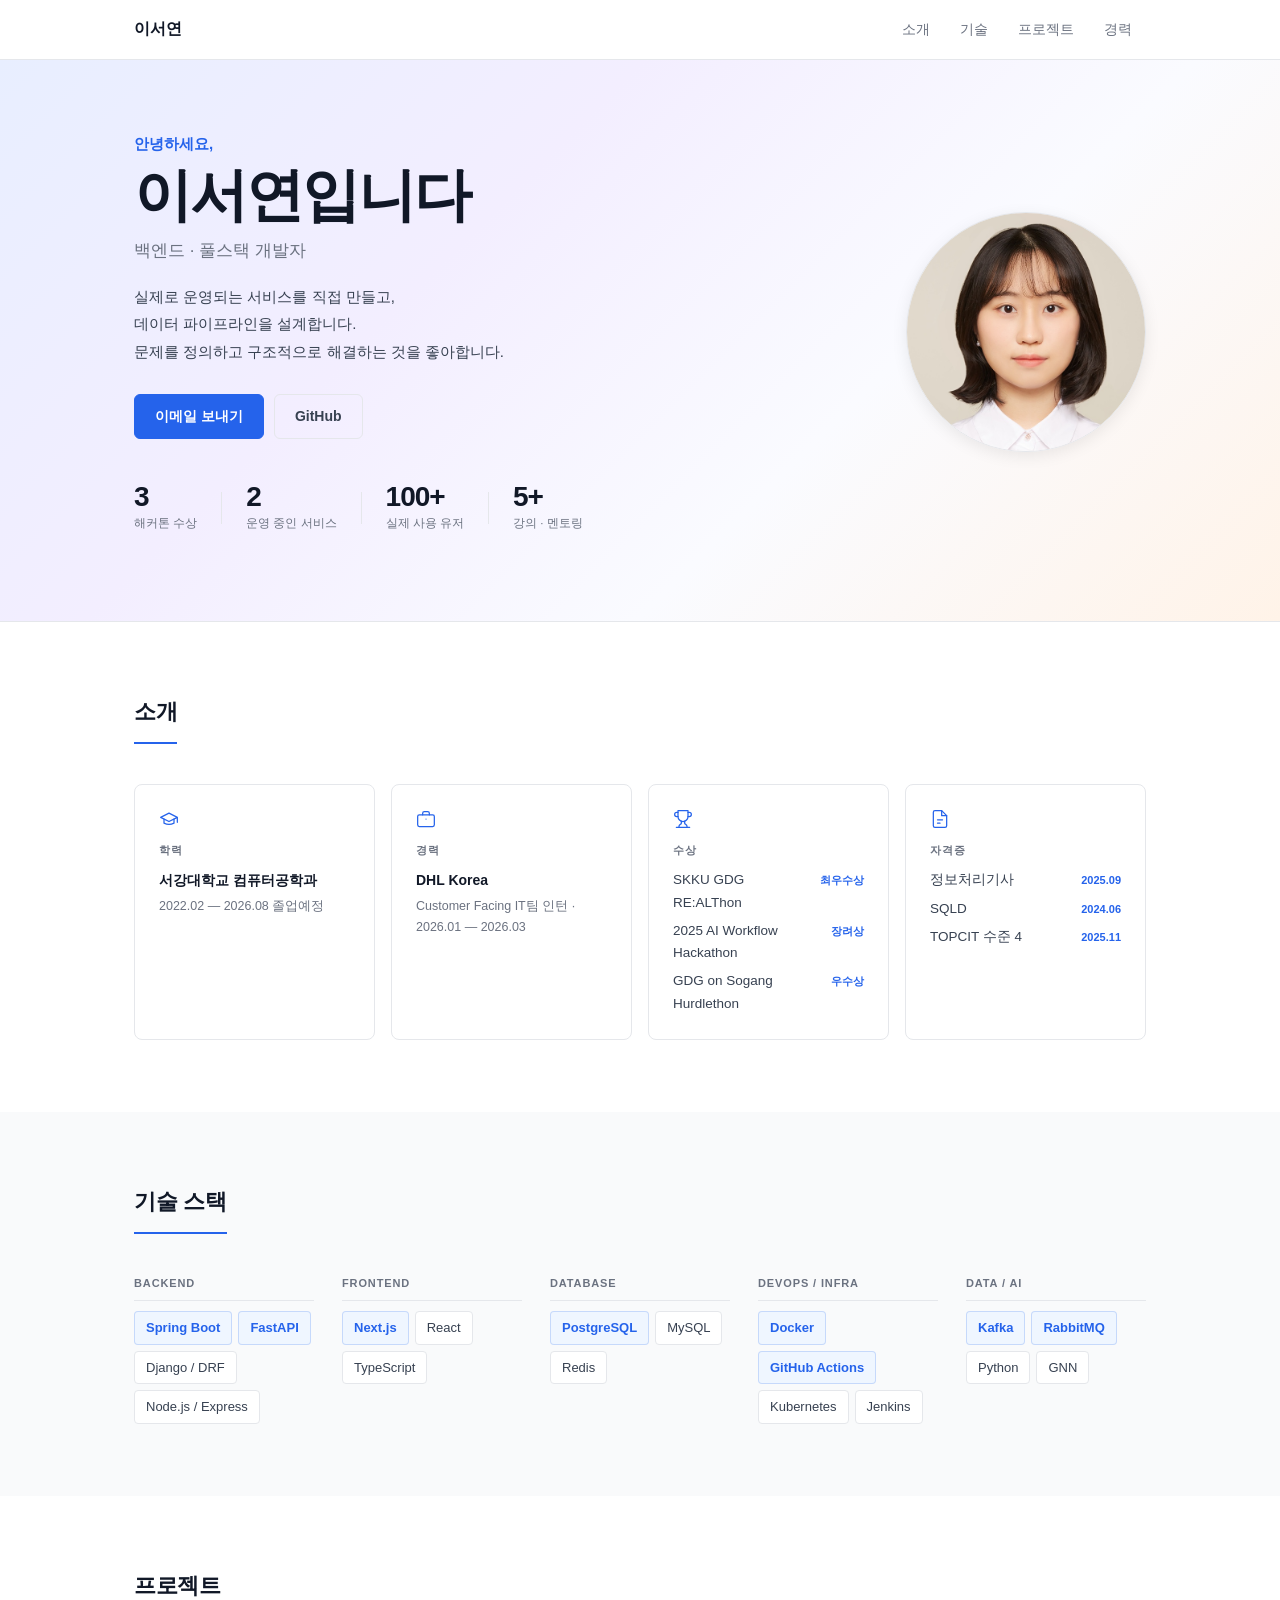
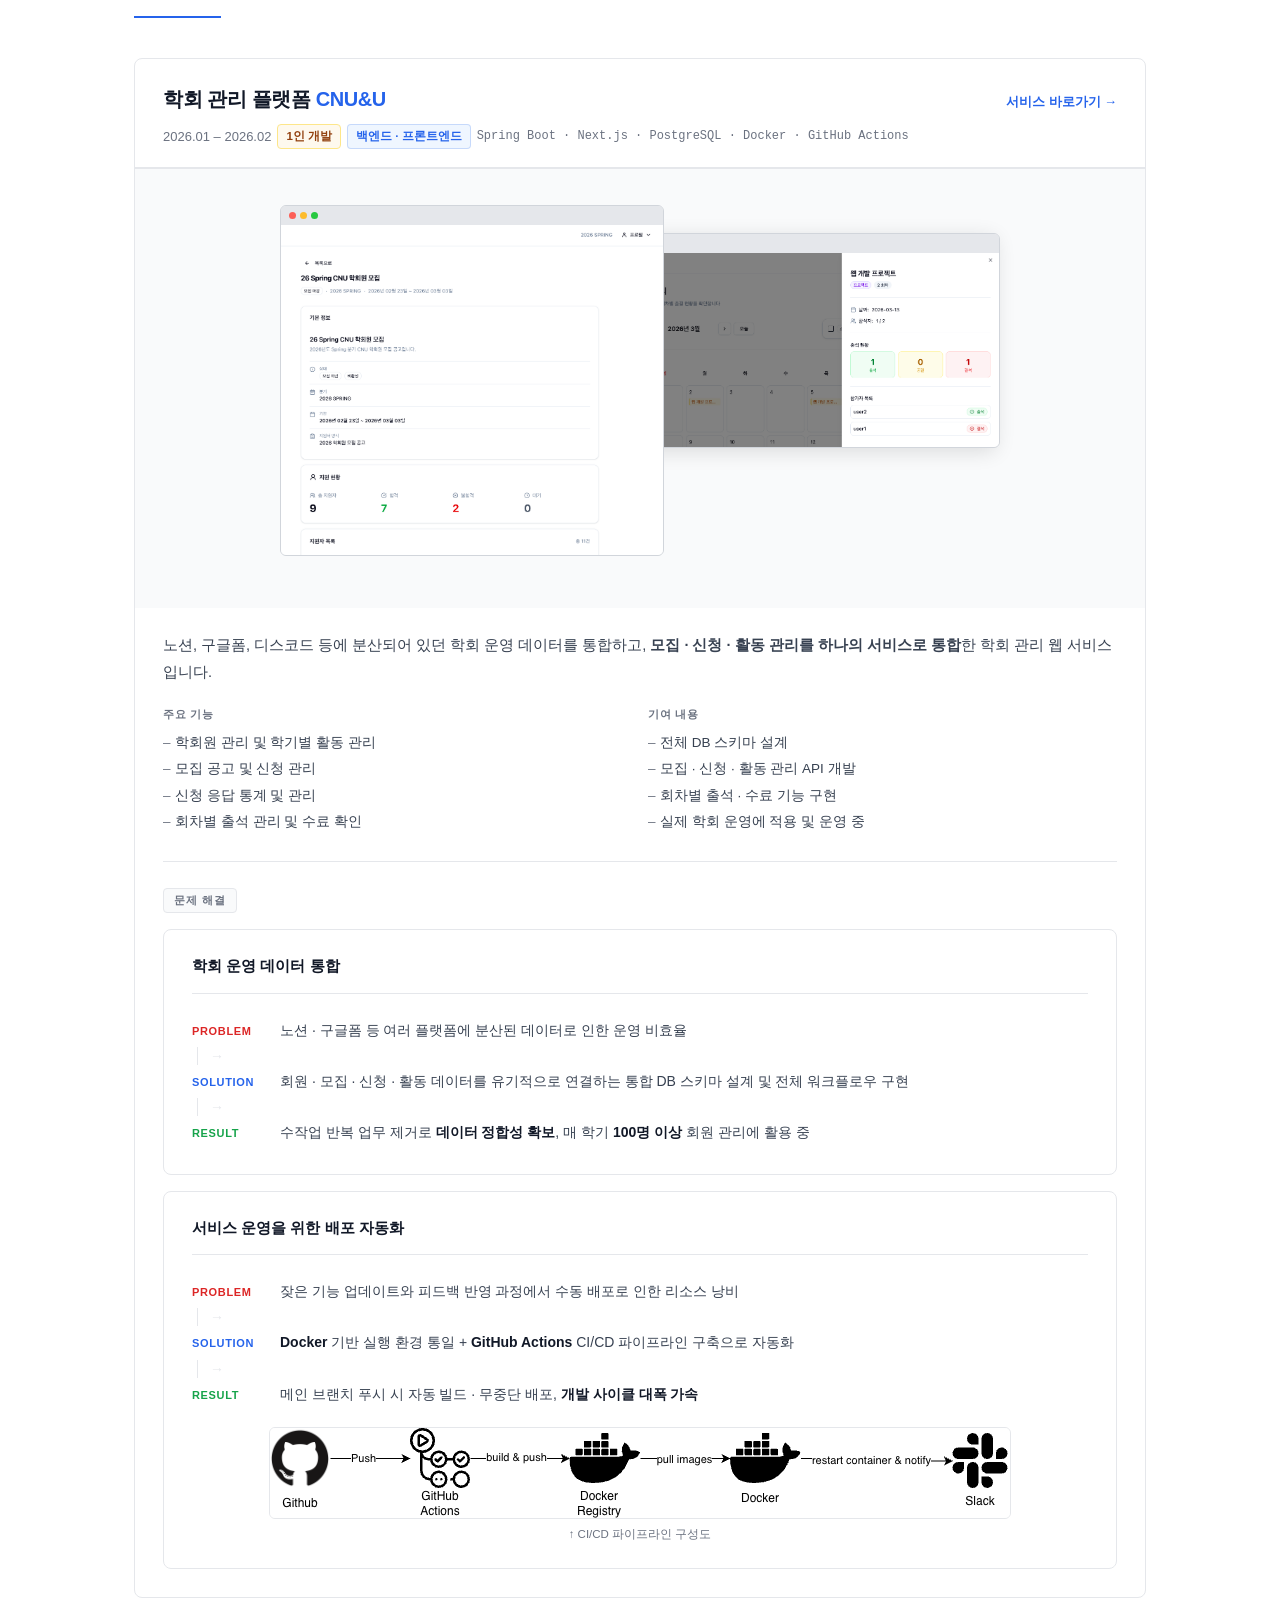
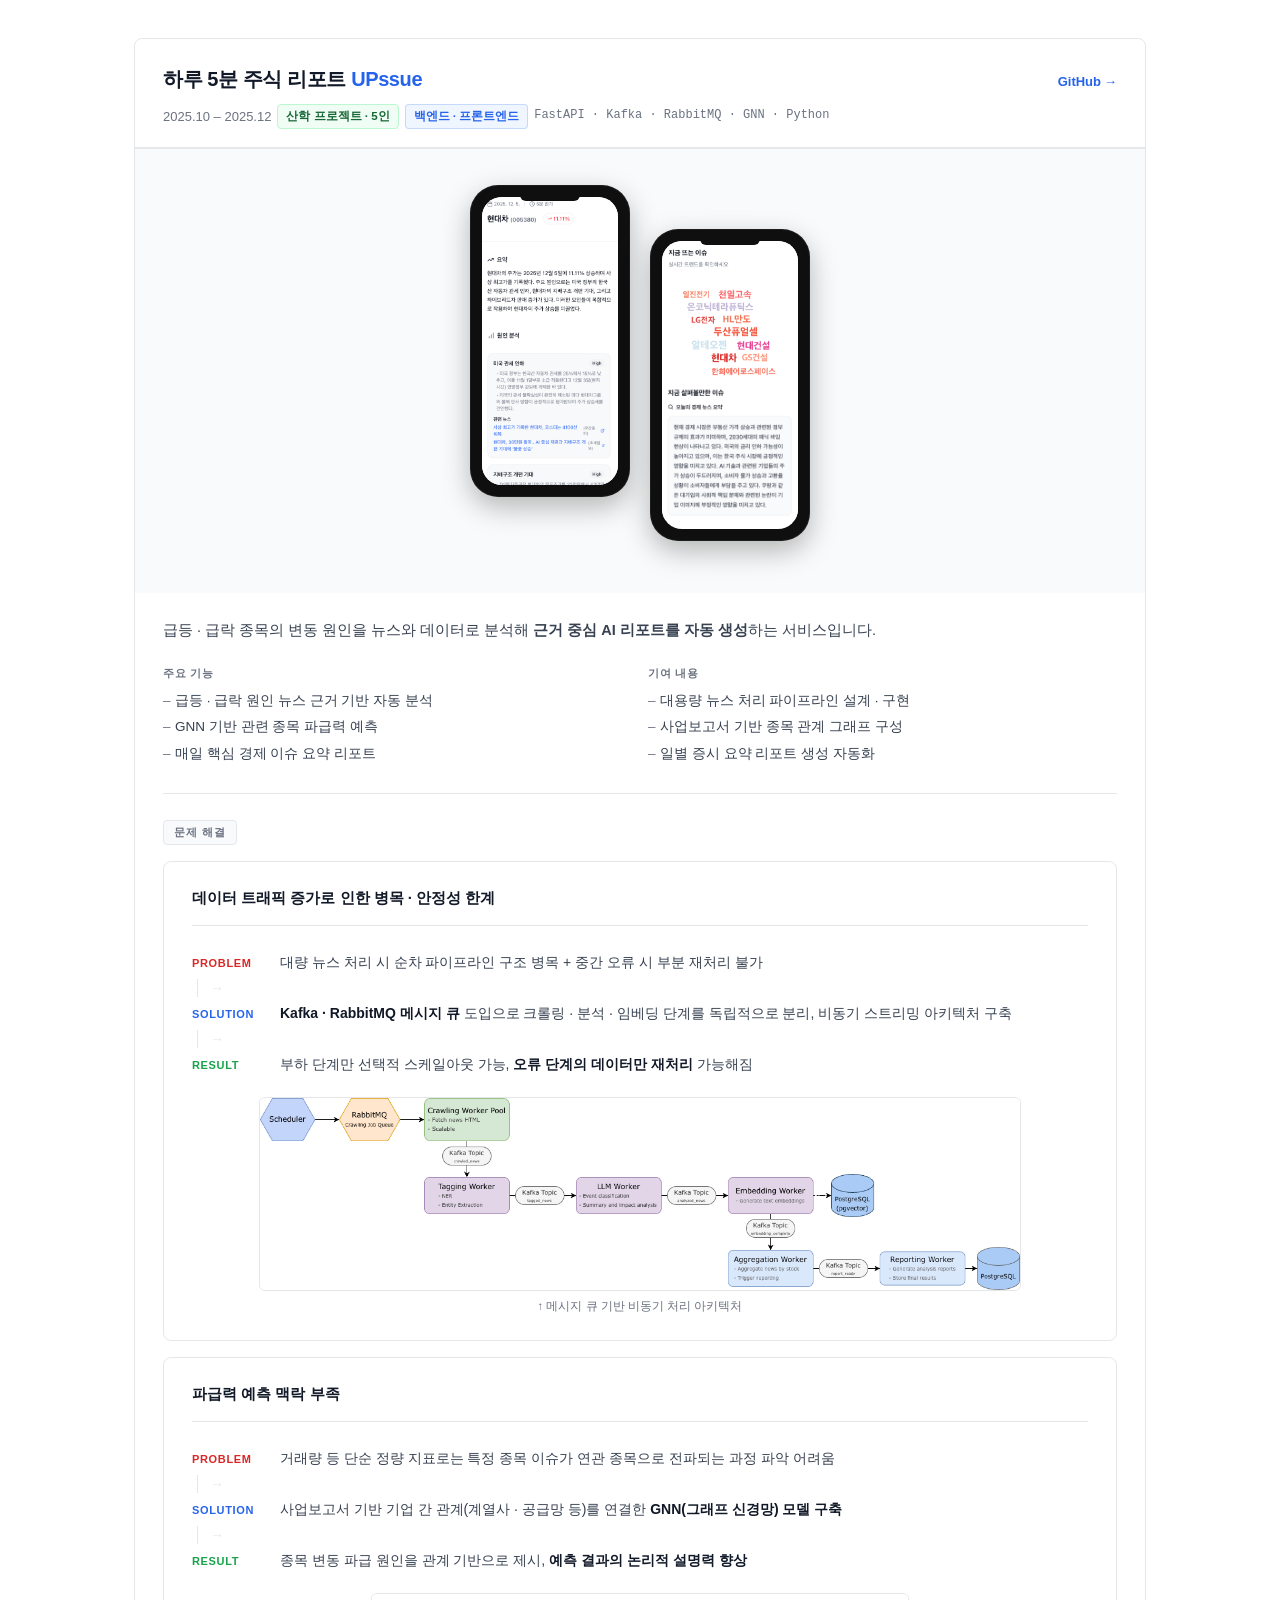
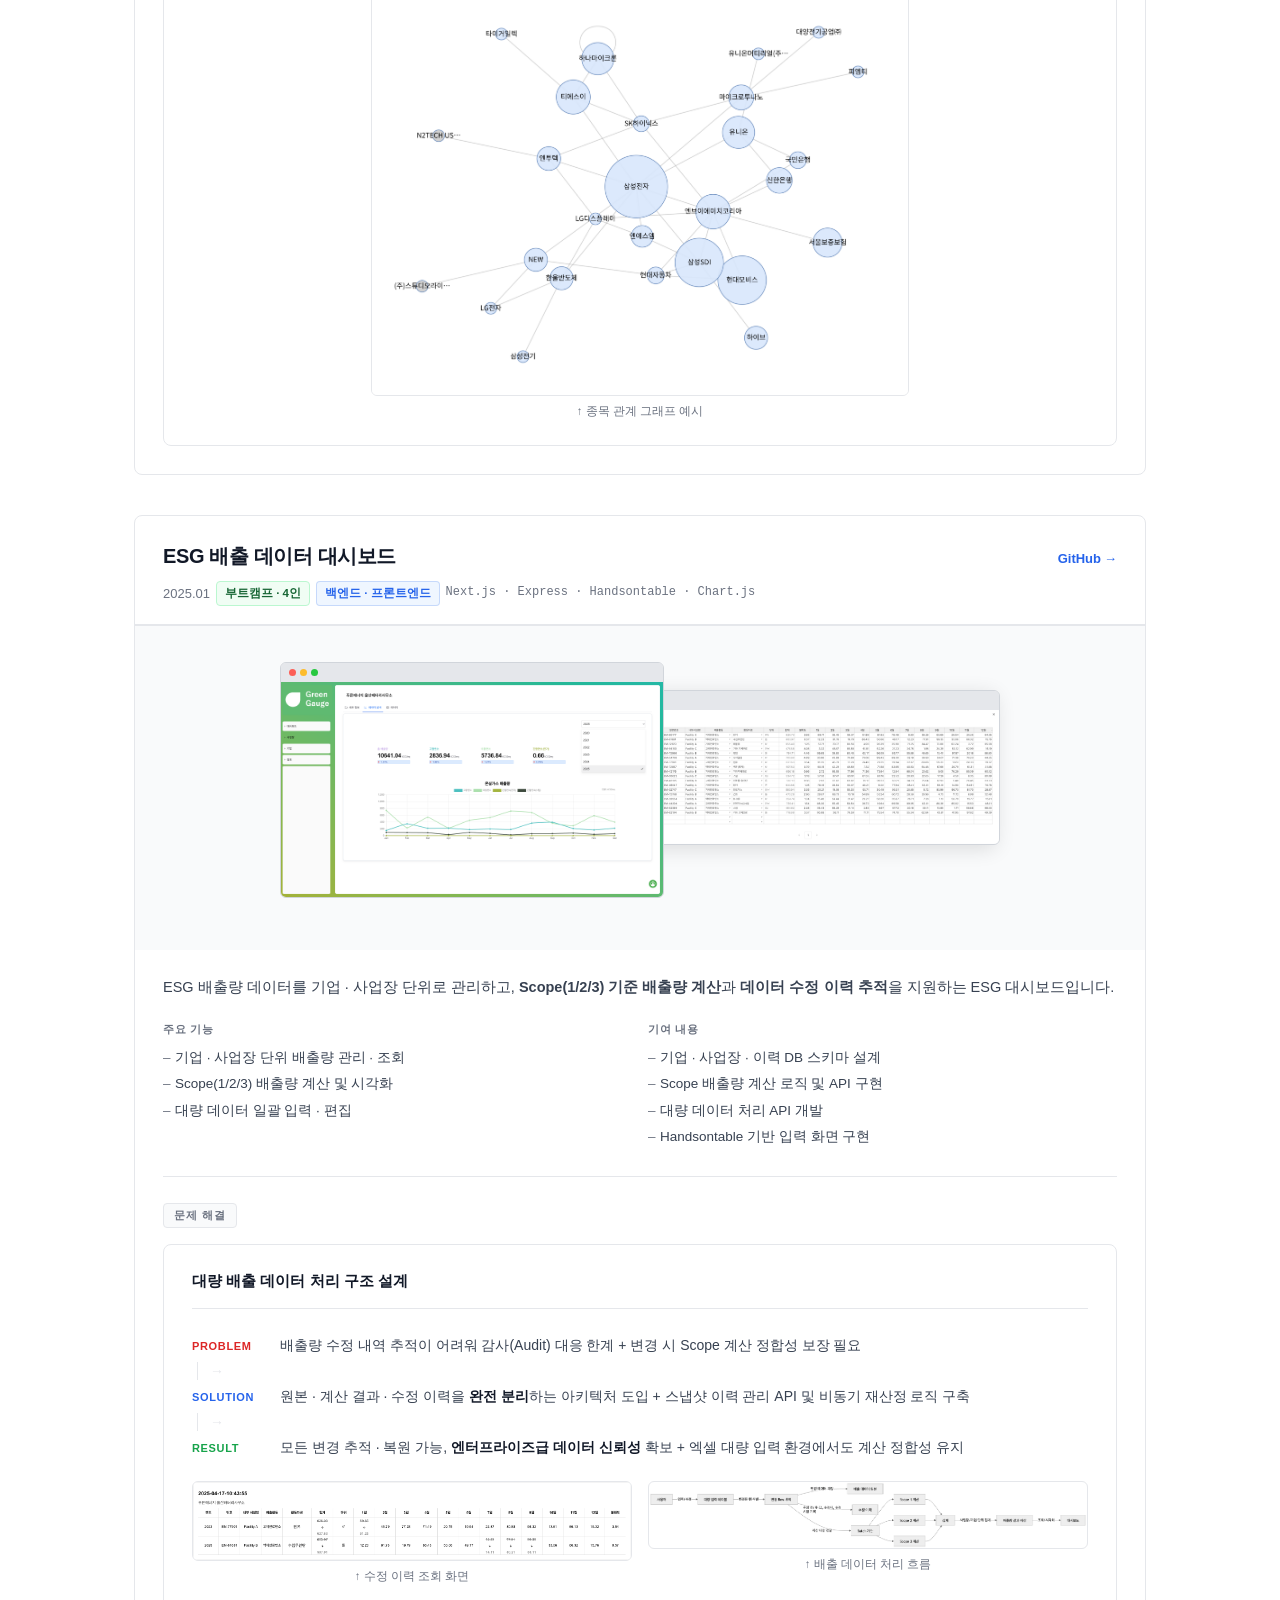
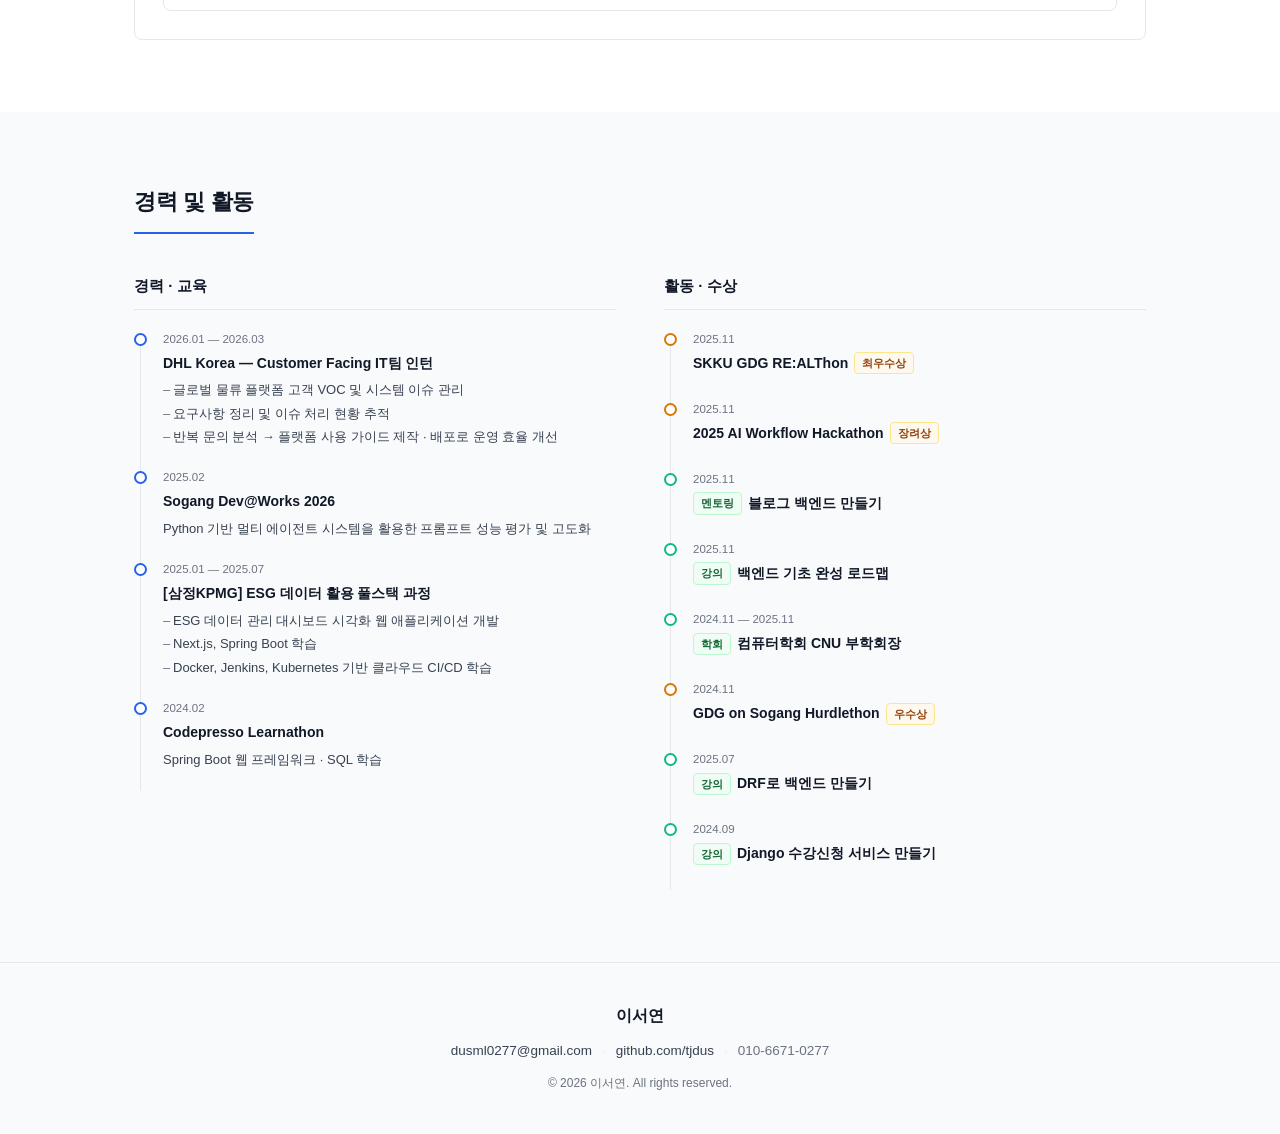
<file: index.html>
<!doctype html>
<html lang="ko">
  <head>
    <meta charset="UTF-8" />
    <meta name="viewport" content="width=device-width, initial-scale=1.0" />
    <title>이서연 | 백엔드 개발자 포트폴리오</title>
    <meta name="description" content="백엔드 개발자 이서연의 포트폴리오. 실제 운영 중인 서비스, 데이터 파이프라인, 문제 해결 경험을 소개합니다." />
    <link rel="stylesheet" href="styles.css" />
  </head>
  <body>
    <!-- 네비게이션 -->
    <nav class="nav" id="nav">
      <div class="nav-container">
        <a href="#hero" class="nav-brand">이서연</a>
        <button class="nav-toggle" id="navToggle" aria-label="메뉴 열기">
          <span></span><span></span><span></span>
        </button>
        <ul class="nav-menu" id="navMenu">
          <li><a href="#about">소개</a></li>
          <li><a href="#skills">기술</a></li>
          <li><a href="#projects">프로젝트</a></li>
          <li><a href="#experience">경력</a></li>
        </ul>
      </div>
    </nav>

    <!-- 히어로 섹션 -->
    <section id="hero" class="hero">
      <div class="hero-container">
        <div class="hero-text" data-reveal>
          <p class="hero-greeting">안녕하세요,</p>
          <h1 class="hero-name">이서연입니다</h1>
          <p class="hero-role">백엔드 · 풀스택 개발자</p>
          <p class="hero-desc">
            실제로 운영되는 서비스를 직접 만들고,<br />
            데이터 파이프라인을 설계합니다.<br />
            문제를 정의하고 구조적으로 해결하는 것을 좋아합니다.
          </p>
          <div class="hero-links">
            <a href="mailto:dusml0277@gmail.com" class="btn btn-primary">이메일 보내기</a>
            <a href="https://github.com/tjdus" target="_blank" class="btn btn-outline">GitHub</a>
          </div>
          <div class="hero-stats">
            <div class="stat">
              <span class="stat-num">3</span>
              <span class="stat-label">해커톤 수상</span>
            </div>
            <div class="stat-divider"></div>
            <div class="stat">
              <span class="stat-num">2</span>
              <span class="stat-label">운영 중인 서비스</span>
            </div>
            <div class="stat-divider"></div>
            <div class="stat">
              <span class="stat-num">100+</span>
              <span class="stat-label">실제 사용 유저</span>
            </div>
            <div class="stat-divider"></div>
            <div class="stat">
              <span class="stat-num">5+</span>
              <span class="stat-label">강의 · 멘토링</span>
            </div>
          </div>
        </div>
        <div class="hero-photo" data-reveal>
          <div class="hero-photo-ring">
            <img src="img/사진.jpg" alt="이서연" />
          </div>
          <div class="hero-photo-bg"></div>
        </div>
      </div>
    </section>

    <!-- 소개 섹션 -->
    <section id="about" class="section">
      <div class="container">
        <h2 class="section-title" data-reveal>소개</h2>
        <div class="about-grid" data-reveal>
          <div class="about-block">
            <div class="about-block-icon">
              <svg width="20" height="20" viewBox="0 0 24 24" fill="none" stroke="currentColor" stroke-width="1.5" stroke-linecap="round" stroke-linejoin="round"><path d="M22 10v6M2 10l10-5 10 5-10 5-10-5z"/><path d="M6 12v5c3.33 1.67 8.67 1.67 12 0v-5"/></svg>
            </div>
            <h4 class="about-block-title">학력</h4>
            <p class="about-block-main">서강대학교 컴퓨터공학과</p>
            <p class="about-block-sub">2022.02 — 2026.08 졸업예정</p>
          </div>
          <div class="about-block">
            <div class="about-block-icon">
              <svg width="20" height="20" viewBox="0 0 24 24" fill="none" stroke="currentColor" stroke-width="1.5" stroke-linecap="round" stroke-linejoin="round"><rect x="2" y="7" width="20" height="14" rx="2"/><path d="M16 7V5a2 2 0 0 0-2-2h-4a2 2 0 0 0-2 2v2"/><line x1="12" y1="12" x2="12" y2="12.01"/></svg>
            </div>
            <h4 class="about-block-title">경력</h4>
            <p class="about-block-main">DHL Korea</p>
            <p class="about-block-sub">Customer Facing IT팀 인턴 · 2026.01 — 2026.03</p>
          </div>
          <div class="about-block">
            <div class="about-block-icon">
              <svg width="20" height="20" viewBox="0 0 24 24" fill="none" stroke="currentColor" stroke-width="1.5" stroke-linecap="round" stroke-linejoin="round"><path d="M6 9H4.5a2.5 2.5 0 0 1 0-5H6"/><path d="M18 9h1.5a2.5 2.5 0 0 0 0-5H18"/><path d="M4 22h16"/><path d="M10 14.66V17c0 .55-.47.98-.97 1.21C7.85 18.75 7 20.24 7 22"/><path d="M14 14.66V17c0 .55.47.98.97 1.21C16.15 18.75 17 20.24 17 22"/><path d="M18 2H6v7a6 6 0 0 0 12 0V2z"/></svg>
            </div>
            <h4 class="about-block-title">수상</h4>
            <ul class="about-block-list">
              <li>SKKU GDG RE:ALThon <em>최우수상</em></li>
              <li>2025 AI Workflow Hackathon <em>장려상</em></li>
              <li>GDG on Sogang Hurdlethon <em>우수상</em></li>
            </ul>
          </div>
          <div class="about-block">
            <div class="about-block-icon">
              <svg width="20" height="20" viewBox="0 0 24 24" fill="none" stroke="currentColor" stroke-width="1.5" stroke-linecap="round" stroke-linejoin="round"><path d="M14 2H6a2 2 0 0 0-2 2v16a2 2 0 0 0 2 2h12a2 2 0 0 0 2-2V8z"/><polyline points="14 2 14 8 20 8"/><line x1="9" y1="13" x2="15" y2="13"/><line x1="9" y1="17" x2="12" y2="17"/></svg>
            </div>
            <h4 class="about-block-title">자격증</h4>
            <ul class="about-block-list">
              <li>정보처리기사 <em>2025.09</em></li>
              <li>SQLD <em>2024.06</em></li>
              <li>TOPCIT 수준 4 <em>2025.11</em></li>
            </ul>
          </div>
        </div>
      </div>
    </section>

    <!-- 기술 스택 섹션 -->
    <section id="skills" class="section section-alt">
      <div class="container">
        <h2 class="section-title" data-reveal>기술 스택</h2>
        <div class="skills-grid" data-reveal>
          <div class="skill-group">
            <h4 class="skill-group-title">Backend</h4>
            <div class="skill-tags">
              <span class="skill-tag skill-tag-primary">Spring Boot</span>
              <span class="skill-tag skill-tag-primary">FastAPI</span>
              <span class="skill-tag">Django / DRF</span>
              <span class="skill-tag">Node.js / Express</span>
            </div>
          </div>
          <div class="skill-group">
            <h4 class="skill-group-title">Frontend</h4>
            <div class="skill-tags">
              <span class="skill-tag skill-tag-primary">Next.js</span>
              <span class="skill-tag">React</span>
              <span class="skill-tag">TypeScript</span>
            </div>
          </div>
          <div class="skill-group">
            <h4 class="skill-group-title">Database</h4>
            <div class="skill-tags">
              <span class="skill-tag skill-tag-primary">PostgreSQL</span>
              <span class="skill-tag">MySQL</span>
              <span class="skill-tag">Redis</span>
            </div>
          </div>
          <div class="skill-group">
            <h4 class="skill-group-title">DevOps / Infra</h4>
            <div class="skill-tags">
              <span class="skill-tag skill-tag-primary">Docker</span>
              <span class="skill-tag skill-tag-primary">GitHub Actions</span>
              <span class="skill-tag">Kubernetes</span>
              <span class="skill-tag">Jenkins</span>
            </div>
          </div>
          <div class="skill-group">
            <h4 class="skill-group-title">Data / AI</h4>
            <div class="skill-tags">
              <span class="skill-tag skill-tag-primary">Kafka</span>
              <span class="skill-tag skill-tag-primary">RabbitMQ</span>
              <span class="skill-tag">Python</span>
              <span class="skill-tag">GNN</span>
            </div>
          </div>
        </div>
      </div>
    </section>

    <!-- 프로젝트 섹션 -->
    <section id="projects" class="section">
      <div class="container">
        <h2 class="section-title" data-reveal>프로젝트</h2>
        <div class="projects-list">

          <!-- 프로젝트 1: CNU&U -->
          <div class="project-card" data-reveal>
            <div class="project-card-header">
              <div class="project-title-row">
                <h3 class="project-title">학회 관리 플랫폼 <span class="project-name-accent">CNU&amp;U</span></h3>
                <a href="https://cnu-nu.com" target="_blank" class="project-link-btn">
                  서비스 바로가기 <span>→</span>
                </a>
              </div>
              <div class="project-meta-row">
                <span class="project-date">2026.01 – 2026.02</span>
                <span class="project-badge badge-solo">1인 개발</span>
                <span class="project-badge badge-role">백엔드 · 프론트엔드</span>
                <span class="project-stack">Spring Boot · Next.js · PostgreSQL · Docker · GitHub Actions</span>
              </div>
            </div>

            <div class="project-screenshots-banner">
              <div class="screenshots-desktop-pair">
                <div class="device desktop">
                  <div class="top-bar"><span></span><span></span><span></span></div>
                  <div class="screen"><img src="img/recruiting.png" alt="모집 공고 화면" /></div>
                </div>
                <div class="device desktop ss-offset">
                  <div class="top-bar"><span></span><span></span><span></span></div>
                  <div class="screen"><img src="img/calendar.png" alt="활동 관리 화면" /></div>
                </div>
              </div>
            </div>

            <div class="project-body">
              <div class="project-overview-text">
                <p class="project-lead">
                  노션, 구글폼, 디스코드 등에 분산되어 있던 학회 운영 데이터를 통합하고,
                  <strong>모집 · 신청 · 활동 관리를 하나의 서비스로 통합</strong>한 학회 관리 웹 서비스입니다.
                </p>
                <div class="project-feature-grid">
                  <div>
                    <h5 class="feature-title">주요 기능</h5>
                    <ul class="feature-list">
                      <li>학회원 관리 및 학기별 활동 관리</li>
                      <li>모집 공고 및 신청 관리</li>
                      <li>신청 응답 통계 및 관리</li>
                      <li>회차별 출석 관리 및 수료 확인</li>
                    </ul>
                  </div>
                  <div>
                    <h5 class="feature-title">기여 내용</h5>
                    <ul class="feature-list">
                      <li>전체 DB 스키마 설계</li>
                      <li>모집 · 신청 · 활동 관리 API 개발</li>
                      <li>회차별 출석 · 수료 기능 구현</li>
                      <li>실제 학회 운영에 적용 및 운영 중</li>
                    </ul>
                  </div>
                </div>
              </div>

              <div class="challenges-section">
                <div class="challenges-label">문제 해결</div>
                <div class="challenge-cards">
                  <div class="challenge-card">
                    <h5 class="challenge-title">학회 운영 데이터 통합</h5>
                    <div class="psr-row">
                      <div class="psr-block psr-problem">
                        <div class="psr-badge">Problem</div>
                        <p>노션 · 구글폼 등 여러 플랫폼에 분산된 데이터로 인한 운영 비효율</p>
                      </div>
                      <div class="psr-arrow">→</div>
                      <div class="psr-block psr-solution">
                        <div class="psr-badge">Solution</div>
                        <p>회원 · 모집 · 신청 · 활동 데이터를 유기적으로 연결하는 통합 DB 스키마 설계 및 전체 워크플로우 구현</p>
                      </div>
                      <div class="psr-arrow">→</div>
                      <div class="psr-block psr-result">
                        <div class="psr-badge">Result</div>
                        <p>수작업 반복 업무 제거로 <strong>데이터 정합성 확보</strong>, 매 학기 <strong>100명 이상</strong> 회원 관리에 활용 중</p>
                      </div>
                    </div>
                  </div>
                  <div class="challenge-card">
                    <h5 class="challenge-title">서비스 운영을 위한 배포 자동화</h5>
                    <div class="psr-row">
                      <div class="psr-block psr-problem">
                        <div class="psr-badge">Problem</div>
                        <p>잦은 기능 업데이트와 피드백 반영 과정에서 수동 배포로 인한 리소스 낭비</p>
                      </div>
                      <div class="psr-arrow">→</div>
                      <div class="psr-block psr-solution">
                        <div class="psr-badge">Solution</div>
                        <p><strong>Docker</strong> 기반 실행 환경 통일 + <strong>GitHub Actions</strong> CI/CD 파이프라인 구축으로 자동화</p>
                      </div>
                      <div class="psr-arrow">→</div>
                      <div class="psr-block psr-result">
                        <div class="psr-badge">Result</div>
                        <p>메인 브랜치 푸시 시 자동 빌드 · 무중단 배포, <strong>개발 사이클 대폭 가속</strong></p>
                      </div>
                    </div>
                    <div class="challenge-img-wrap">
                      <img src="img/cicd_pipeline.drawio.png" alt="CI/CD 파이프라인" class="challenge-diagram" />
                      <p class="diagram-caption">↑ CI/CD 파이프라인 구성도</p>
                    </div>
                  </div>
                </div>
              </div>
            </div>
          </div>

          <!-- 프로젝트 2: UPssue -->
          <div class="project-card" data-reveal>
            <div class="project-card-header">
              <div class="project-title-row">
                <h3 class="project-title">하루 5분 주식 리포트 <span class="project-name-accent">UPssue</span></h3>
                <a href="https://github.com/catch-thema/UPssue" target="_blank" class="project-link-btn">
                  GitHub <span>→</span>
                </a>
              </div>
              <div class="project-meta-row">
                <span class="project-date">2025.10 – 2025.12</span>
                <span class="project-badge badge-team">산학 프로젝트 · 5인</span>
                <span class="project-badge badge-role">백엔드 · 프론트엔드</span>
                <span class="project-stack">FastAPI · Kafka · RabbitMQ · GNN · Python</span>
              </div>
            </div>

            <div class="project-screenshots-banner">
              <div class="screenshots-mobile-pair">
                <div class="device mobile">
                  <div class="screen">
                    <img src="img/pj1_img_1.png" alt="모바일 화면" />
                    <img src="img/pj1_img_2.png" alt="모바일 화면" />
                  </div>
                </div>
                <div class="device mobile ss-offset">
                  <div class="screen">
                    <img src="img/pj1_img_3.png" alt="모바일 화면" />
                    <img src="img/pj1_img_4.png" alt="모바일 화면" />
                  </div>
                </div>
              </div>
            </div>

            <div class="project-body">
              <div class="project-overview-text">
                <p class="project-lead">
                  급등 · 급락 종목의 변동 원인을 뉴스와 데이터로 분석해
                  <strong>근거 중심 AI 리포트를 자동 생성</strong>하는 서비스입니다.
                </p>
                <div class="project-feature-grid">
                  <div>
                    <h5 class="feature-title">주요 기능</h5>
                    <ul class="feature-list">
                      <li>급등 · 급락 원인 뉴스 근거 기반 자동 분석</li>
                      <li>GNN 기반 관련 종목 파급력 예측</li>
                      <li>매일 핵심 경제 이슈 요약 리포트</li>
                    </ul>
                  </div>
                  <div>
                    <h5 class="feature-title">기여 내용</h5>
                    <ul class="feature-list">
                      <li>대용량 뉴스 처리 파이프라인 설계 · 구현</li>
                      <li>사업보고서 기반 종목 관계 그래프 구성</li>
                      <li>일별 증시 요약 리포트 생성 자동화</li>
                    </ul>
                  </div>
                </div>
              </div>

              <div class="challenges-section">
                <div class="challenges-label">문제 해결</div>
                <div class="challenge-cards">
                  <div class="challenge-card">
                    <h5 class="challenge-title">데이터 트래픽 증가로 인한 병목 · 안정성 한계</h5>
                    <div class="psr-row">
                      <div class="psr-block psr-problem">
                        <div class="psr-badge">Problem</div>
                        <p>대량 뉴스 처리 시 순차 파이프라인 구조 병목 + 중간 오류 시 부분 재처리 불가</p>
                      </div>
                      <div class="psr-arrow">→</div>
                      <div class="psr-block psr-solution">
                        <div class="psr-badge">Solution</div>
                        <p><strong>Kafka · RabbitMQ 메시지 큐</strong> 도입으로 크롤링 · 분석 · 임베딩 단계를 독립적으로 분리, 비동기 스트리밍 아키텍처 구축</p>
                      </div>
                      <div class="psr-arrow">→</div>
                      <div class="psr-block psr-result">
                        <div class="psr-badge">Result</div>
                        <p>부하 단계만 선택적 스케일아웃 가능, <strong>오류 단계의 데이터만 재처리</strong> 가능해짐</p>
                      </div>
                    </div>
                    <div class="challenge-img-wrap">
                      <img src="img/pipeline_img.png" alt="파이프라인 아키텍처" class="challenge-diagram" style="width: 85%;" />
                      <p class="diagram-caption">↑ 메시지 큐 기반 비동기 처리 아키텍처</p>
                    </div>
                  </div>
                  <div class="challenge-card">
                    <h5 class="challenge-title">파급력 예측 맥락 부족</h5>
                    <div class="psr-row">
                      <div class="psr-block psr-problem">
                        <div class="psr-badge">Problem</div>
                        <p>거래량 등 단순 정량 지표로는 특정 종목 이슈가 연관 종목으로 전파되는 과정 파악 어려움</p>
                      </div>
                      <div class="psr-arrow">→</div>
                      <div class="psr-block psr-solution">
                        <div class="psr-badge">Solution</div>
                        <p>사업보고서 기반 기업 간 관계(계열사 · 공급망 등)를 연결한 <strong>GNN(그래프 신경망) 모델 구축</strong></p>
                      </div>
                      <div class="psr-arrow">→</div>
                      <div class="psr-block psr-result">
                        <div class="psr-badge">Result</div>
                        <p>종목 변동 파급 원인을 관계 기반으로 제시, <strong>예측 결과의 논리적 설명력 향상</strong></p>
                      </div>
                    </div>
                    <div class="challenge-img-wrap">
                      <img src="img/target_subgraph.png" alt="종목 관계 그래프" class="challenge-diagram" style="width: 60%;" />
                      <p class="diagram-caption">↑ 종목 관계 그래프 예시</p>
                    </div>
                  </div>
                </div>
              </div>
            </div>
          </div>

          <!-- 프로젝트 3: ESG -->
          <div class="project-card" data-reveal>
            <div class="project-card-header">
              <div class="project-title-row">
                <h3 class="project-title">ESG 배출 데이터 대시보드</h3>
                <a href="https://github.com/esg-bitcamp-team3/front" target="_blank" class="project-link-btn">
                  GitHub <span>→</span>
                </a>
              </div>
              <div class="project-meta-row">
                <span class="project-date">2025.01</span>
                <span class="project-badge badge-team">부트캠프 · 4인</span>
                <span class="project-badge badge-role">백엔드 · 프론트엔드</span>
                <span class="project-stack">Next.js · Express · Handsontable · Chart.js</span>
              </div>
            </div>

            <div class="project-screenshots-banner">
              <div class="screenshots-desktop-pair">
                <div class="device desktop">
                  <div class="top-bar"><span></span><span></span><span></span></div>
                  <div class="screen"><img src="img/pj2_img_9.png" alt="ESG 대시보드" /></div>
                </div>
                <div class="device desktop ss-offset">
                  <div class="top-bar"><span></span><span></span><span></span></div>
                  <div class="screen"><img src="img/pj2_img_10.png" alt="ESG 데이터 입력" /></div>
                </div>
              </div>
            </div>

            <div class="project-body">
              <div class="project-overview-text">
                <p class="project-lead">
                  ESG 배출량 데이터를 기업 · 사업장 단위로 관리하고,
                  <strong>Scope(1/2/3) 기준 배출량 계산</strong>과 <strong>데이터 수정 이력 추적</strong>을 지원하는 ESG 대시보드입니다.
                </p>
                <div class="project-feature-grid">
                  <div>
                    <h5 class="feature-title">주요 기능</h5>
                    <ul class="feature-list">
                      <li>기업 · 사업장 단위 배출량 관리 · 조회</li>
                      <li>Scope(1/2/3) 배출량 계산 및 시각화</li>
                      <li>대량 데이터 일괄 입력 · 편집</li>
                    </ul>
                  </div>
                  <div>
                    <h5 class="feature-title">기여 내용</h5>
                    <ul class="feature-list">
                      <li>기업 · 사업장 · 이력 DB 스키마 설계</li>
                      <li>Scope 배출량 계산 로직 및 API 구현</li>
                      <li>대량 데이터 처리 API 개발</li>
                      <li>Handsontable 기반 입력 화면 구현</li>
                    </ul>
                  </div>
                </div>
              </div>

              <div class="challenges-section">
                <div class="challenges-label">문제 해결</div>
                <div class="challenge-cards">
                  <div class="challenge-card">
                    <h5 class="challenge-title">대량 배출 데이터 처리 구조 설계</h5>
                    <div class="psr-row">
                      <div class="psr-block psr-problem">
                        <div class="psr-badge">Problem</div>
                        <p>배출량 수정 내역 추적이 어려워 감사(Audit) 대응 한계 + 변경 시 Scope 계산 정합성 보장 필요</p>
                      </div>
                      <div class="psr-arrow">→</div>
                      <div class="psr-block psr-solution">
                        <div class="psr-badge">Solution</div>
                        <p>원본 · 계산 결과 · 수정 이력을 <strong>완전 분리</strong>하는 아키텍처 도입 + 스냅샷 이력 관리 API 및 비동기 재산정 로직 구축</p>
                      </div>
                      <div class="psr-arrow">→</div>
                      <div class="psr-block psr-result">
                        <div class="psr-badge">Result</div>
                        <p>모든 변경 추적 · 복원 가능, <strong>엔터프라이즈급 데이터 신뢰성</strong> 확보 + 엑셀 대량 입력 환경에서도 계산 정합성 유지</p>
                      </div>
                    </div>
                    <div class="challenge-img-wrap challenge-img-two">
                      <div class="challenge-img-item">
                        <img src="img/pj2_img_1.png" alt="수정 이력 조회 화면" class="challenge-diagram" style="width: 100%;" />
                        <p class="diagram-caption">↑ 수정 이력 조회 화면</p>
                      </div>
                      <div class="challenge-img-item">
                        <img src="img/mermaid-diagram (1).png" alt="배출 데이터 처리 흐름" class="challenge-diagram" style="width: 100%;" />
                        <p class="diagram-caption">↑ 배출 데이터 처리 흐름</p>
                      </div>
                    </div>
                  </div>
                </div>
              </div>
            </div>
          </div>

        </div>
      </div>
    </section>

    <!-- 경력 및 활동 섹션 -->
    <section id="experience" class="section section-alt">
      <div class="container">
        <h2 class="section-title" data-reveal>경력 및 활동</h2>
        <div class="experience-columns" data-reveal>

          <div class="exp-column">
            <h3 class="exp-col-title">경력 · 교육</h3>
            <div class="timeline">
              <div class="timeline-item">
                <div class="timeline-dot"></div>
                <div class="timeline-content">
                  <div class="timeline-date">2026.01 — 2026.03</div>
                  <div class="timeline-title">DHL Korea — Customer Facing IT팀 인턴</div>
                  <ul class="timeline-desc">
                    <li>글로벌 물류 플랫폼 고객 VOC 및 시스템 이슈 관리</li>
                    <li>요구사항 정리 및 이슈 처리 현황 추적</li>
                    <li>반복 문의 분석 → 플랫폼 사용 가이드 제작 · 배포로 운영 효율 개선</li>
                  </ul>
                </div>
              </div>
              <div class="timeline-item">
                <div class="timeline-dot"></div>
                <div class="timeline-content">
                  <div class="timeline-date">2025.02</div>
                  <div class="timeline-title">Sogang Dev@Works 2026</div>
                  <p class="timeline-single">Python 기반 멀티 에이전트 시스템을 활용한 프롬프트 성능 평가 및 고도화</p>
                </div>
              </div>
              <div class="timeline-item">
                <div class="timeline-dot"></div>
                <div class="timeline-content">
                  <div class="timeline-date">2025.01 — 2025.07</div>
                  <div class="timeline-title">[삼정KPMG] ESG 데이터 활용 풀스택 과정</div>
                  <ul class="timeline-desc">
                    <li>ESG 데이터 관리 대시보드 시각화 웹 애플리케이션 개발</li>
                    <li>Next.js, Spring Boot 학습</li>
                    <li>Docker, Jenkins, Kubernetes 기반 클라우드 CI/CD 학습</li>
                  </ul>
                </div>
              </div>
              <div class="timeline-item">
                <div class="timeline-dot"></div>
                <div class="timeline-content">
                  <div class="timeline-date">2024.02</div>
                  <div class="timeline-title">Codepresso Learnathon</div>
                  <p class="timeline-single">Spring Boot 웹 프레임워크 · SQL 학습</p>
                </div>
              </div>
            </div>
          </div>

          <div class="exp-column">
            <h3 class="exp-col-title">활동 · 수상</h3>
            <div class="timeline">
              <div class="timeline-item">
                <div class="timeline-dot timeline-dot-award"></div>
                <div class="timeline-content">
                  <div class="timeline-date">2025.11</div>
                  <div class="timeline-title">SKKU GDG RE:ALThon <span class="award-badge">최우수상</span></div>
                </div>
              </div>
              <div class="timeline-item">
                <div class="timeline-dot timeline-dot-award"></div>
                <div class="timeline-content">
                  <div class="timeline-date">2025.11</div>
                  <div class="timeline-title">2025 AI Workflow Hackathon <span class="award-badge">장려상</span></div>
                </div>
              </div>
              <div class="timeline-item">
                <div class="timeline-dot timeline-dot-act"></div>
                <div class="timeline-content">
                  <div class="timeline-date">2025.11</div>
                  <div class="timeline-title"><span class="act-tag">멘토링</span> 블로그 백엔드 만들기</div>
                </div>
              </div>
              <div class="timeline-item">
                <div class="timeline-dot timeline-dot-act"></div>
                <div class="timeline-content">
                  <div class="timeline-date">2025.11</div>
                  <div class="timeline-title"><span class="act-tag">강의</span> 백엔드 기초 완성 로드맵</div>
                </div>
              </div>
              <div class="timeline-item">
                <div class="timeline-dot timeline-dot-act"></div>
                <div class="timeline-content">
                  <div class="timeline-date">2024.11 — 2025.11</div>
                  <div class="timeline-title"><span class="act-tag">학회</span> 컴퓨터학회 CNU 부학회장</div>
                </div>
              </div>
              <div class="timeline-item">
                <div class="timeline-dot timeline-dot-award"></div>
                <div class="timeline-content">
                  <div class="timeline-date">2024.11</div>
                  <div class="timeline-title">GDG on Sogang Hurdlethon <span class="award-badge">우수상</span></div>
                </div>
              </div>
              <div class="timeline-item">
                <div class="timeline-dot timeline-dot-act"></div>
                <div class="timeline-content">
                  <div class="timeline-date">2025.07</div>
                  <div class="timeline-title"><span class="act-tag">강의</span> DRF로 백엔드 만들기</div>
                </div>
              </div>
              <div class="timeline-item">
                <div class="timeline-dot timeline-dot-act"></div>
                <div class="timeline-content">
                  <div class="timeline-date">2024.09</div>
                  <div class="timeline-title"><span class="act-tag">강의</span> Django 수강신청 서비스 만들기</div>
                </div>
              </div>
            </div>
          </div>

        </div>
      </div>
    </section>

    <!-- 푸터 -->
    <footer class="footer">
      <div class="container">
        <p class="footer-name">이서연</p>
        <p class="footer-links">
          <a href="mailto:dusml0277@gmail.com">dusml0277@gmail.com</a>
          <span class="footer-sep">·</span>
          <a href="https://github.com/tjdus" target="_blank">github.com/tjdus</a>
          <span class="footer-sep">·</span>
          <span>010-6671-0277</span>
        </p>
        <p class="footer-copy">&copy; 2026 이서연. All rights reserved.</p>
      </div>
    </footer>

    <script src="script.js"></script>
  </body>
</html>
</file>
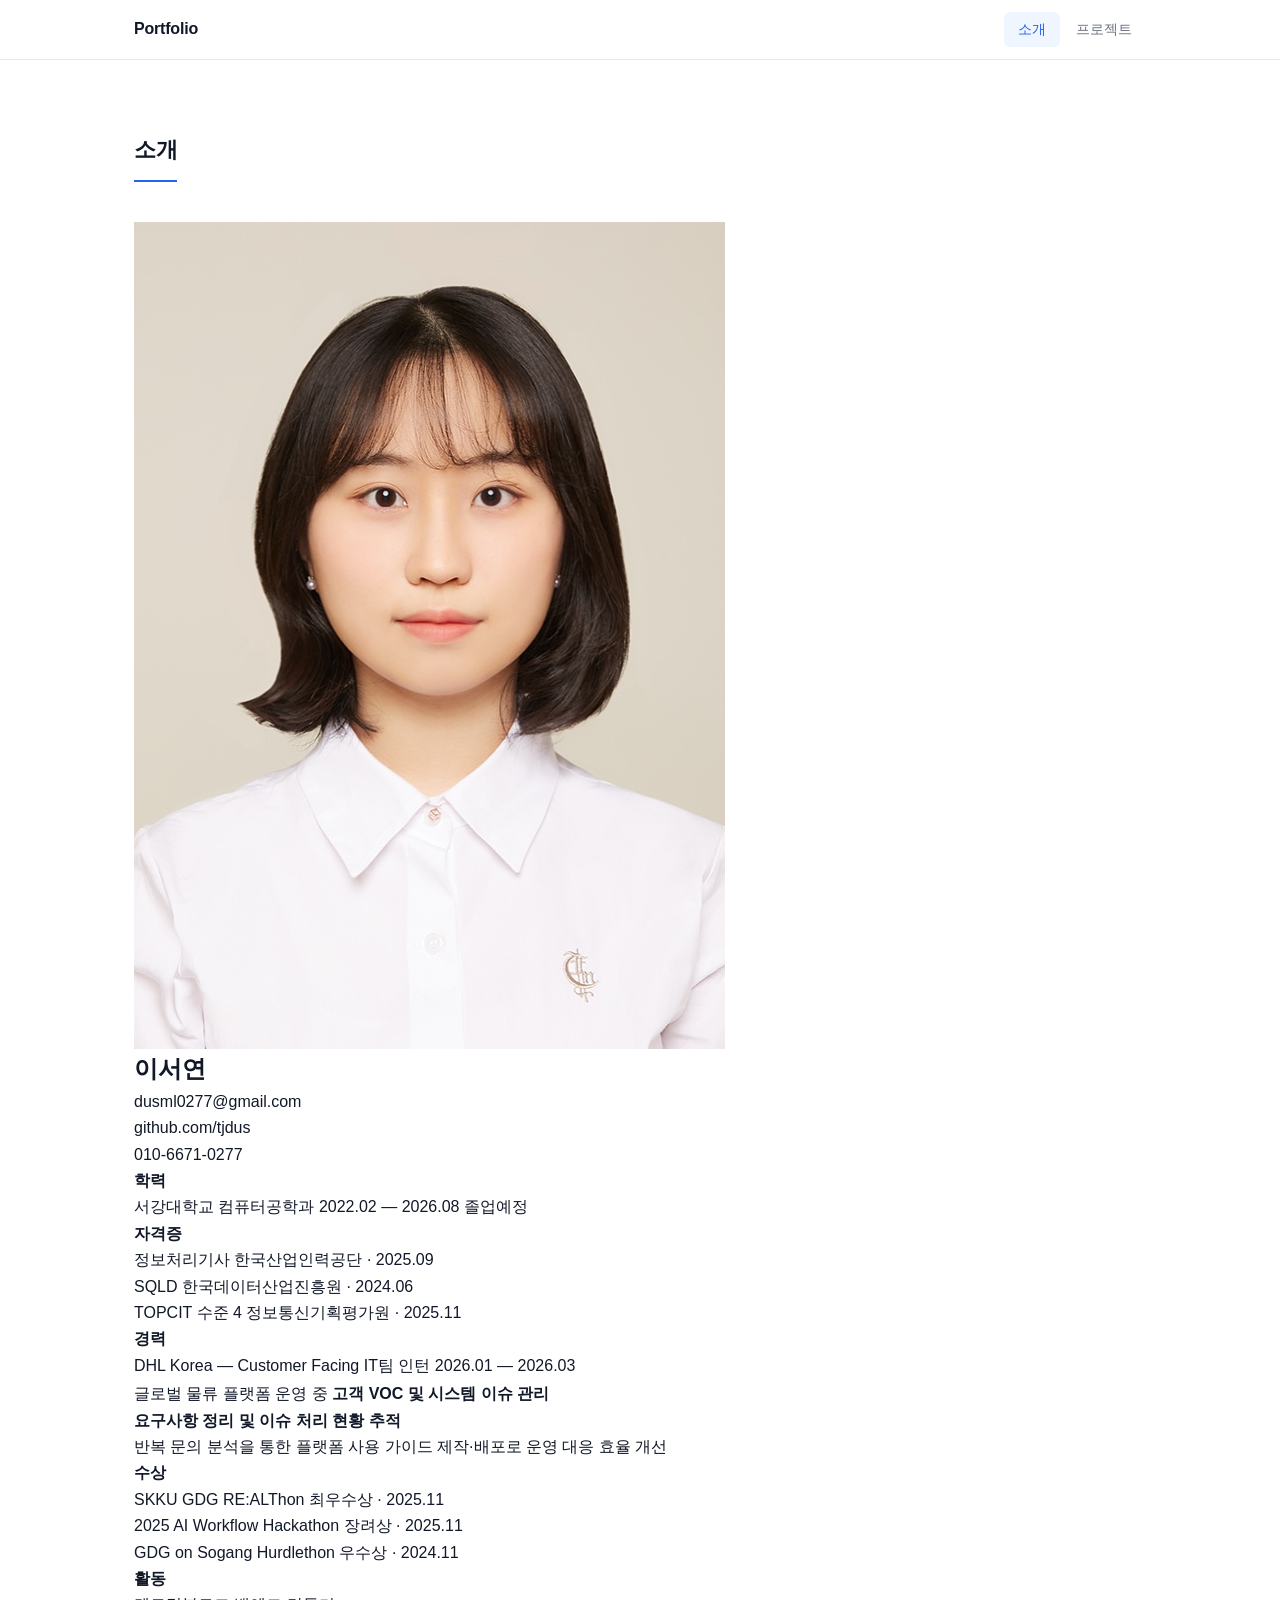
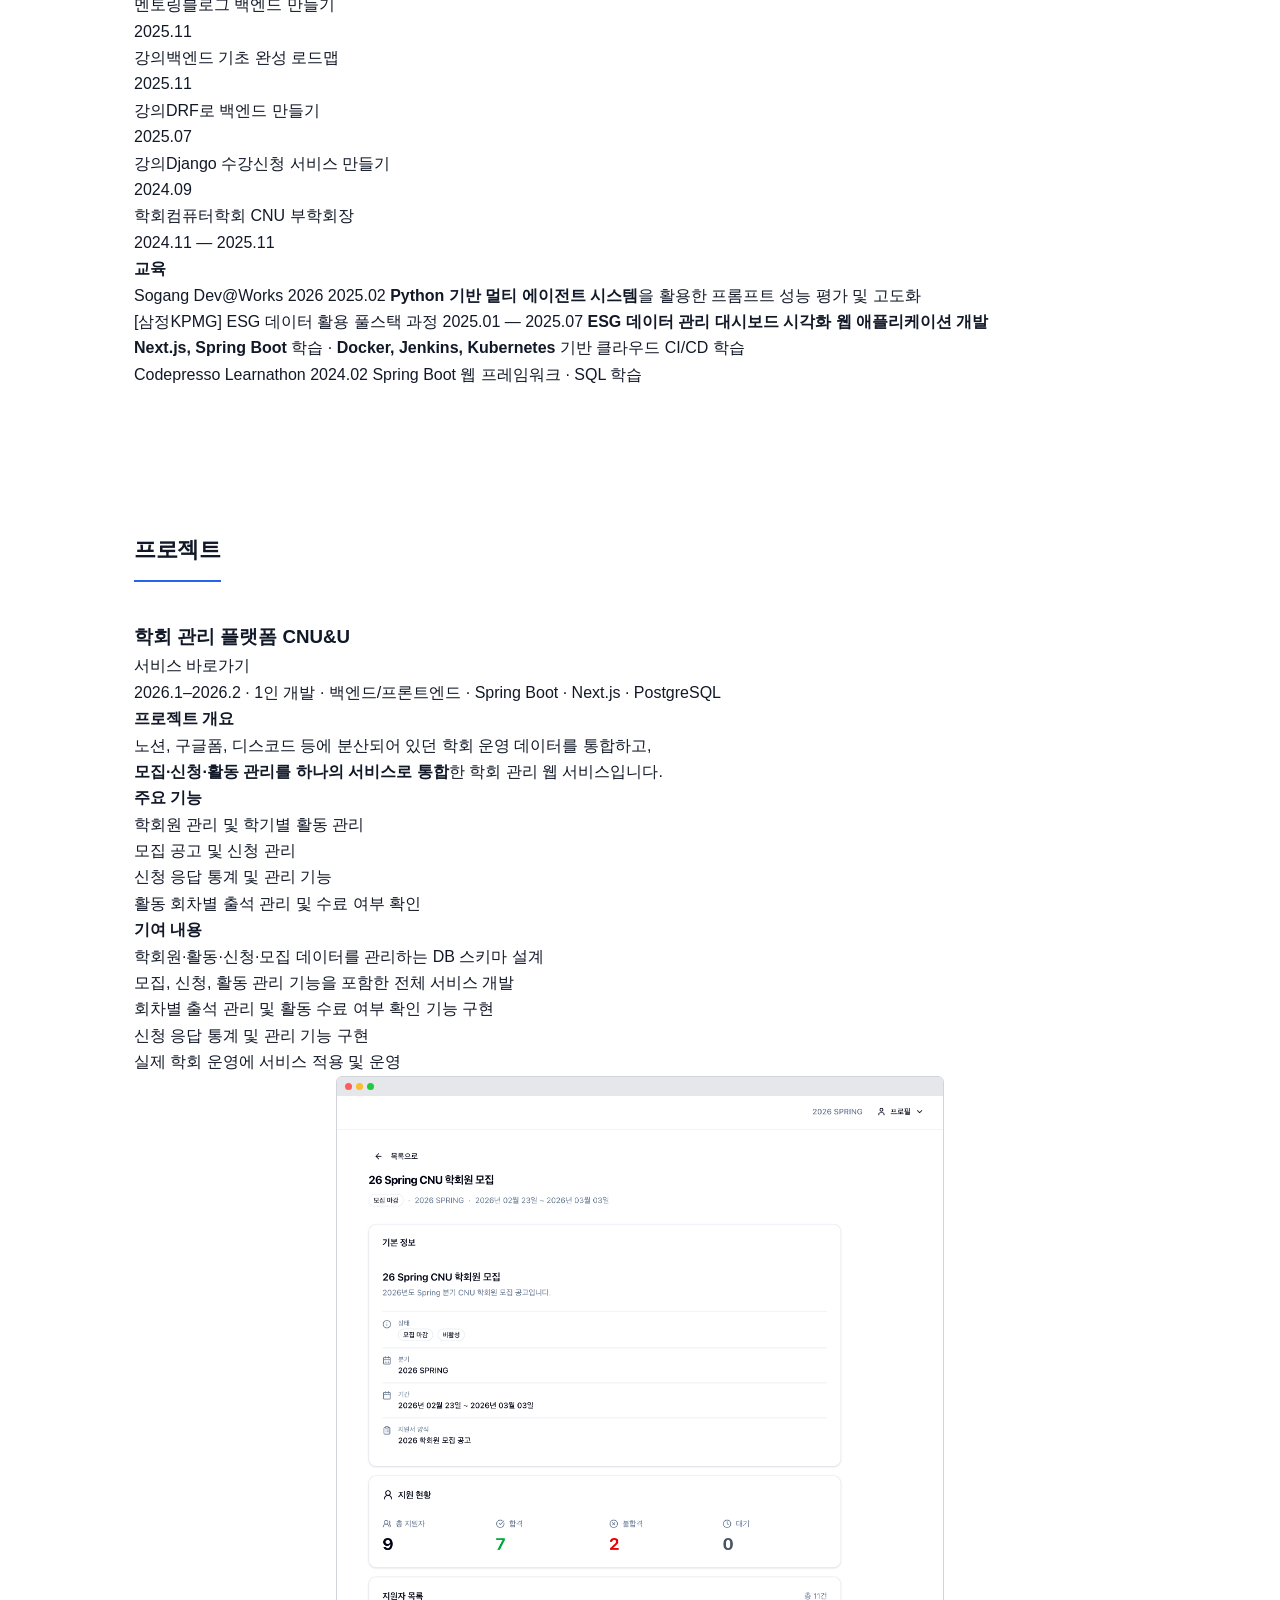
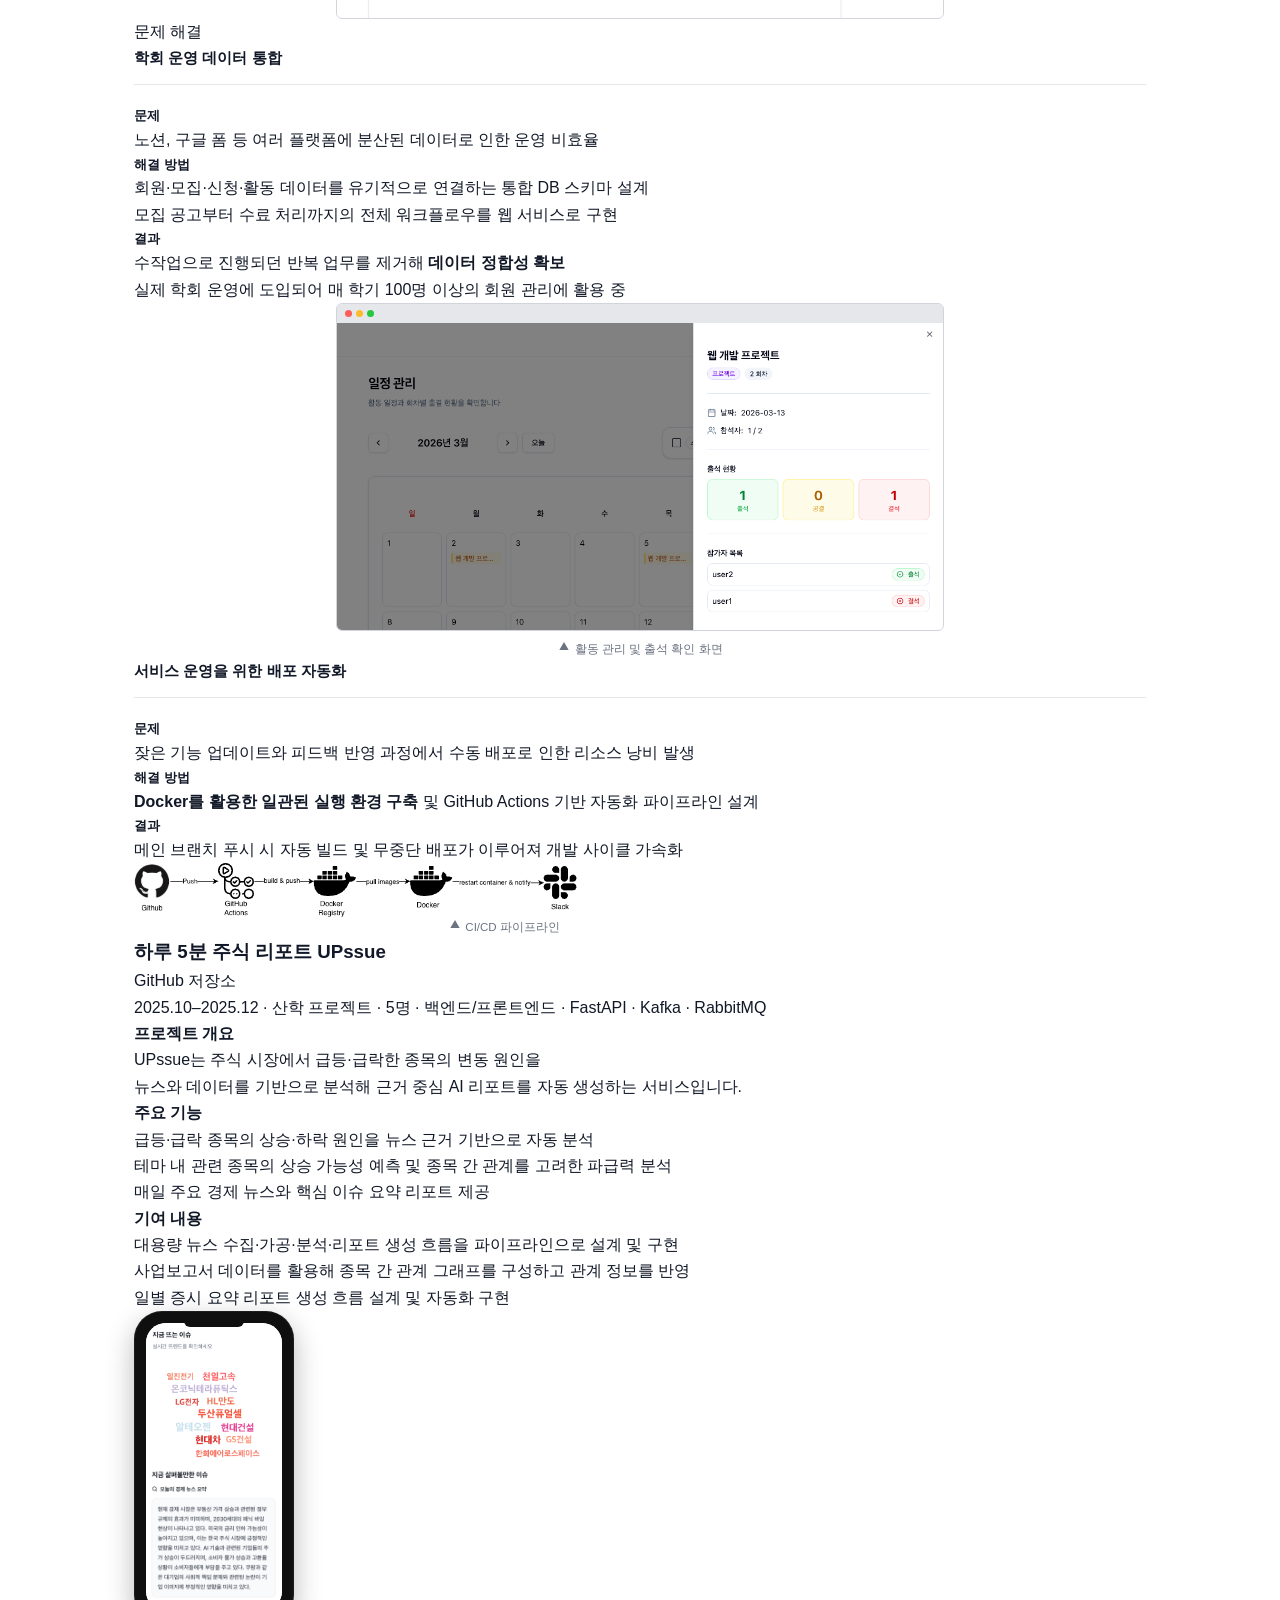
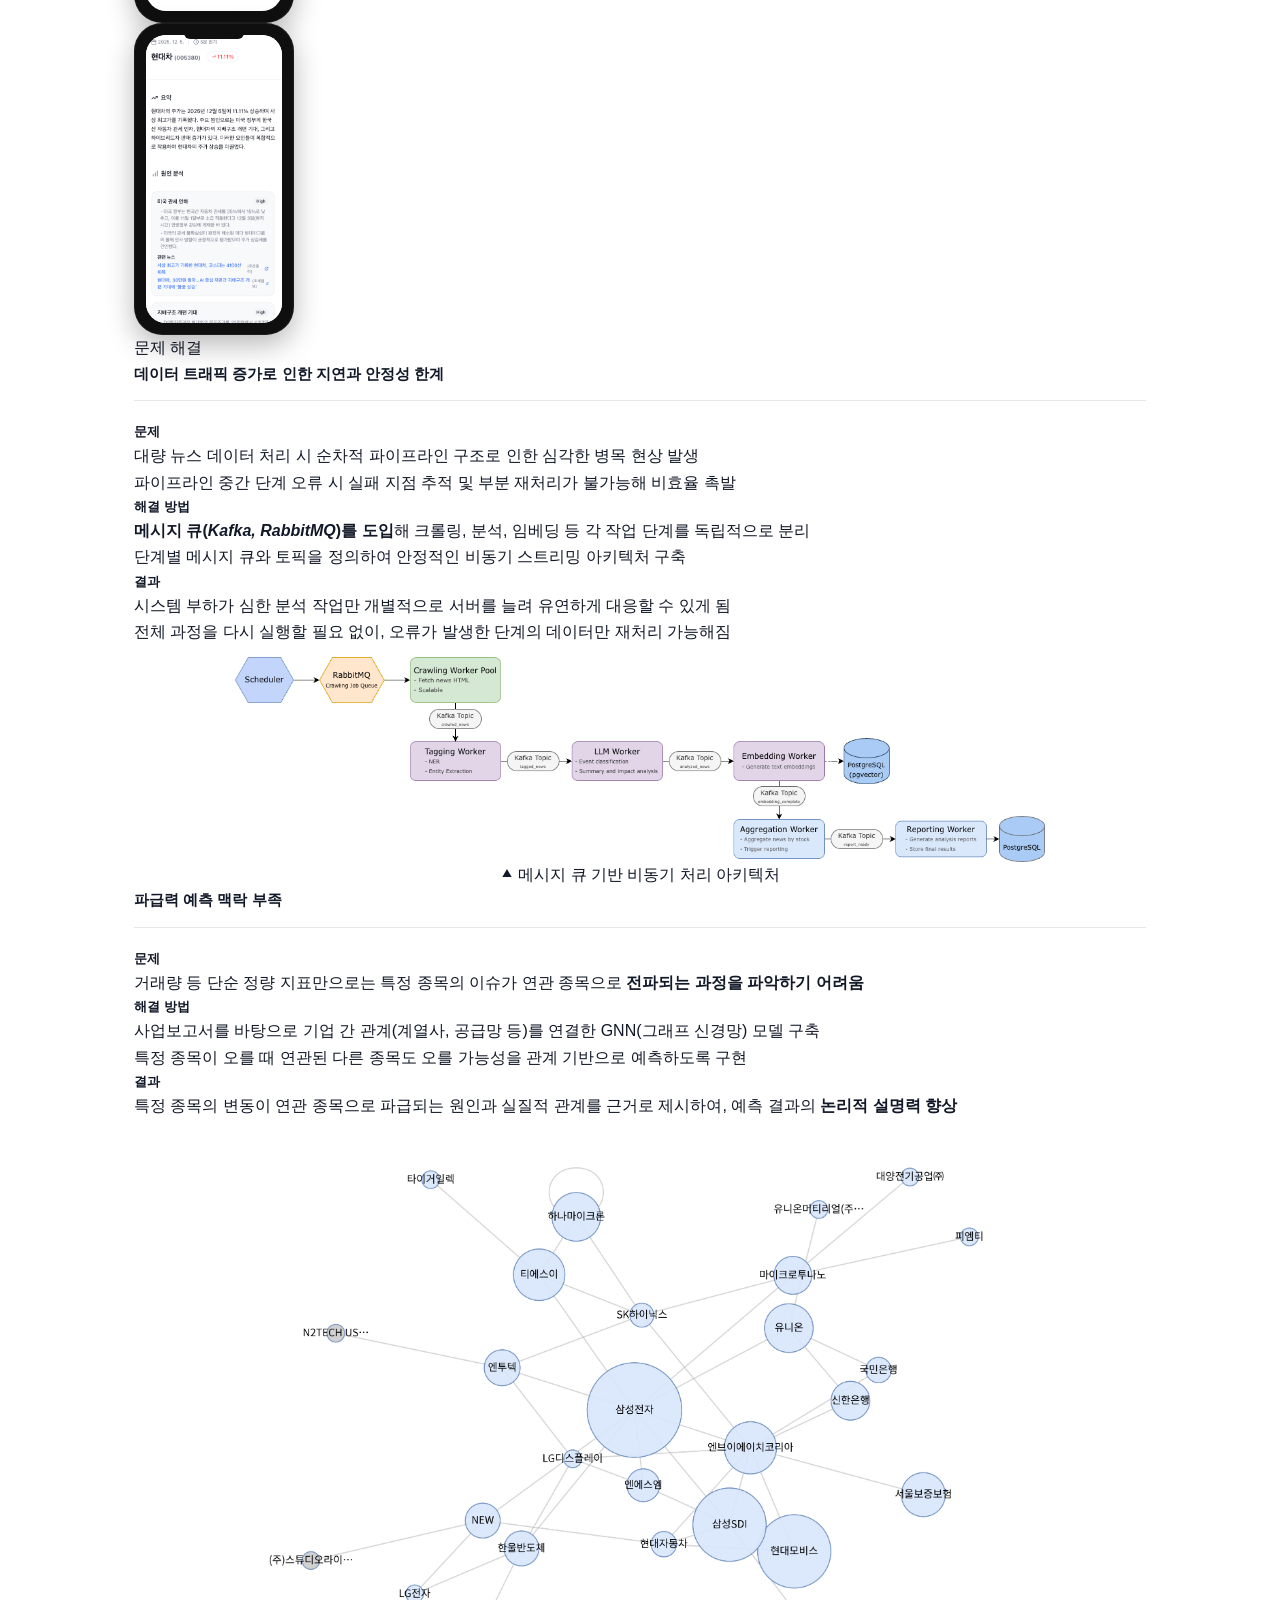
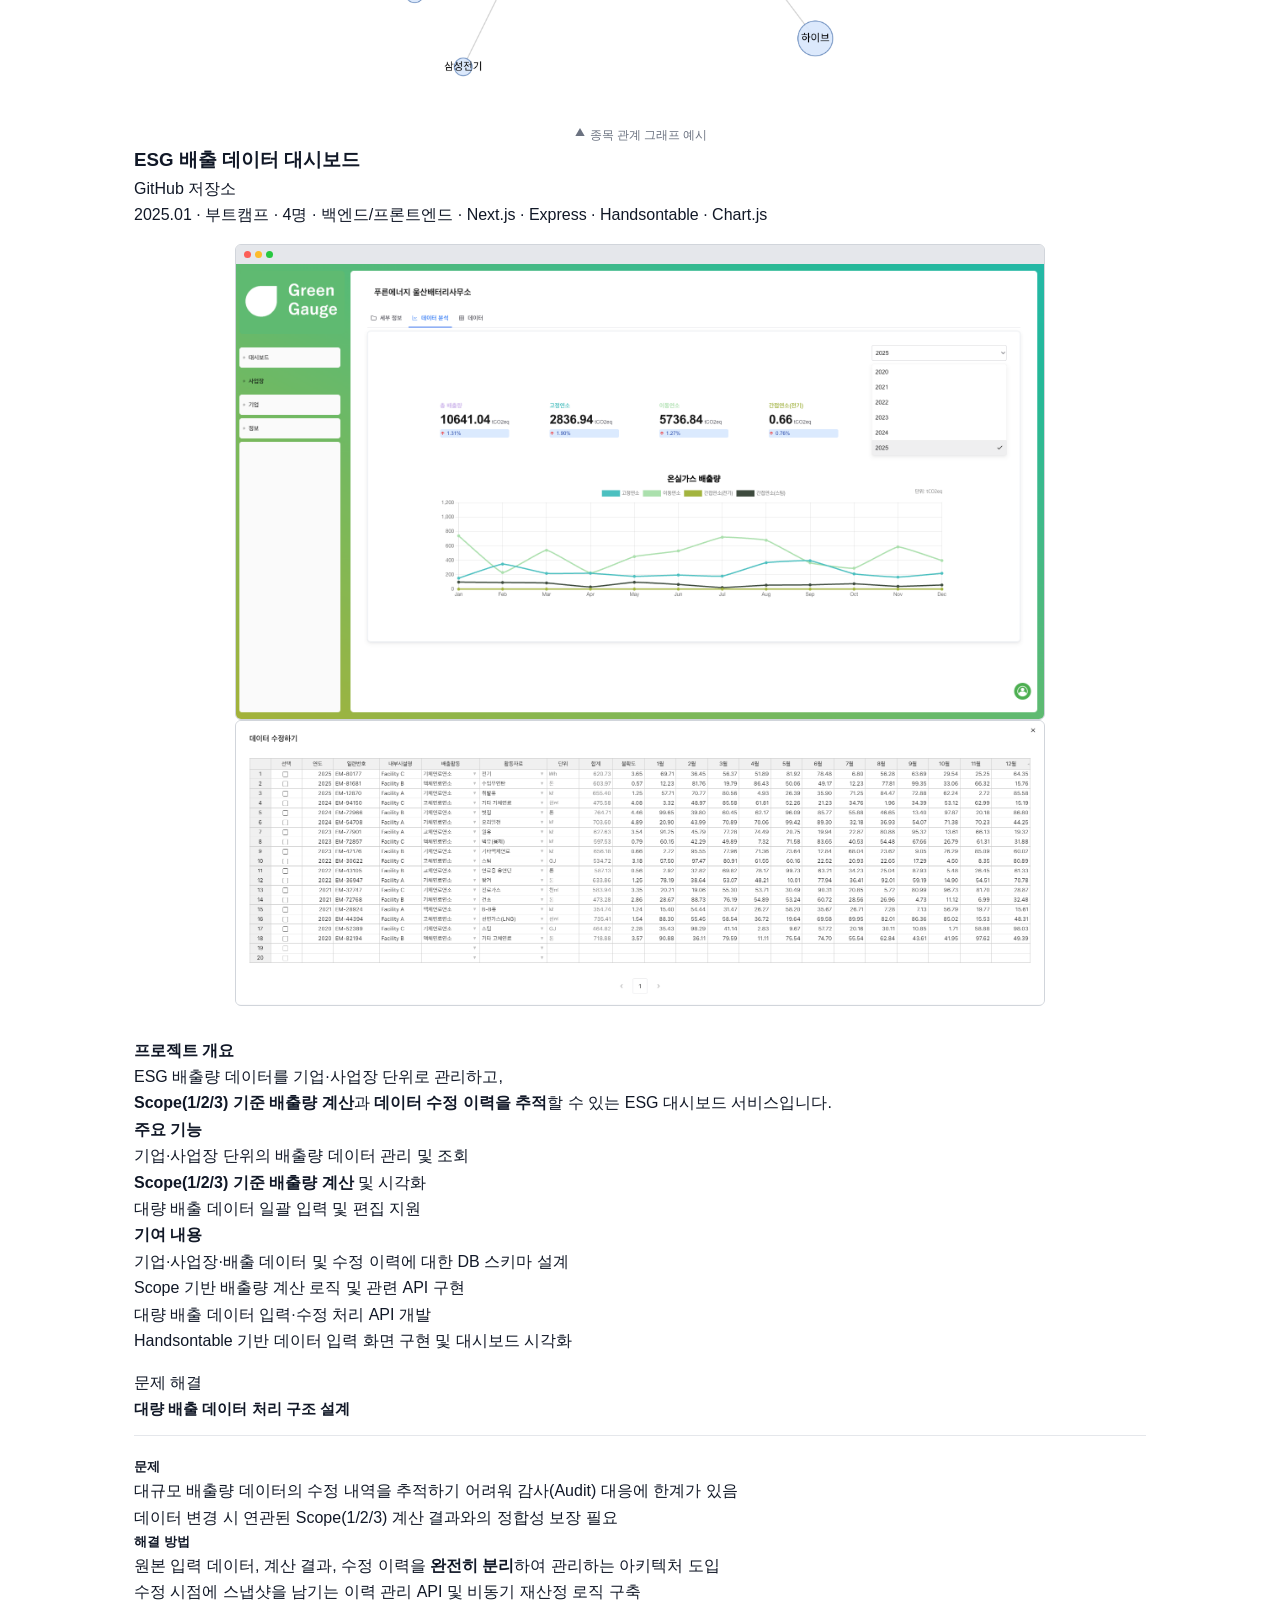
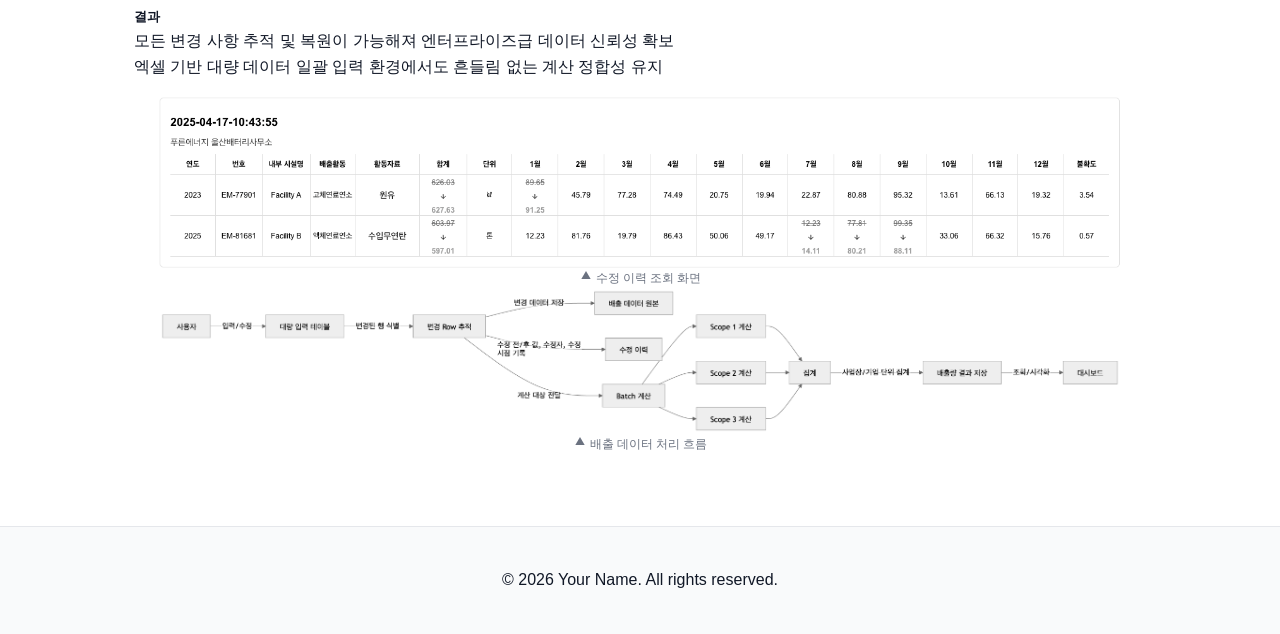
<file: index copy.html>
<!doctype html>
<html lang="ko">
  <head>
    <meta charset="UTF-8" />
    <meta name="viewport" content="width=device-width, initial-scale=1.0" />
    <title>이서연 포트폴리오</title>
    <link rel="stylesheet" href="styles.css" />
  </head>
  <body>
    <!-- SVG symbols (hidden) for reusable icons -->
    <svg
      aria-hidden="true"
      style="position: absolute; width: 0; height: 0; overflow: hidden"
      focusable="false"
    >
      <symbol id="icon-chevron-down" viewBox="0 0 24 24">
        <polygon points="12,18.9282 4,5.0718 20,5.0718" fill="currentColor" />
      </symbol>
      <symbol id="icon-chevron-up" viewBox="0 0 24 24">
        <polygon points="12,5.0718 4,18.9282 20,18.9282" fill="currentColor" />
      </symbol>
    </svg>
    <!-- 네비게이션 -->
    <nav class="nav" id="nav">
      <div class="nav-container">
        <div class="nav-brand">Portfolio</div>
        <ul class="nav-menu">
          <li><a href="#about">소개</a></li>
          <li><a href="#projects">프로젝트</a></li>
        </ul>
      </div>
    </nav>

    <main class="container">
      <!-- 소개 섹션 -->
      <section id="about" class="section">
        <h2 class="section-title">소개</h2>
        <div class="profile-header">
          <div class="profile-photo-area">
            <div class="profile-photo-placeholder">
              <img src="img/사진.jpg" alt="이서연" />
            </div>
          </div>
          <div class="profile-info">
            <h1 class="profile-name">이서연</h1>
            <ul class="profile-contacts">
              <li>
                <a href="mailto:dusml0277@gmail.com">dusml0277@gmail.com</a>
              </li>
              <li>
                <a href="https://github.com/tjdus" target="_blank"
                  >github.com/tjdus</a
                >
              </li>
              <li>010-6671-0277</li>
            </ul>
          </div>
        </div>

        <!-- 경력 / 수상 / 활동 -->
        <div class="profile-extra-grid">
          <div class="profile-extra-block">
            <h4 class="profile-extra-title">학력</h4>
            <ul class="profile-extra-list">
              <li>
                <span class="extra-name">서강대학교 컴퓨터공학과</span>
                <span class="extra-meta">2022.02 — 2026.08 졸업예정</span>
              </li>
            </ul>
          </div>
          <div class="profile-extra-block">
            <h4 class="profile-extra-title">자격증</h4>
            <ul class="profile-extra-list">
              <li>
                <span class="extra-name">정보처리기사</span>
                <span class="extra-meta">한국산업인력공단 · 2025.09</span>
              </li>
              <li>
                <span class="extra-name">SQLD</span>
                <span class="extra-meta">한국데이터산업진흥원 · 2024.06</span>
              </li>
              <li>
                <span class="extra-name">TOPCIT 수준 4</span>
                <span class="extra-meta">정보통신기획평가원 · 2025.11</span>
              </li>
            </ul>
          </div>
          <div class="profile-extra-block">
            <h4 class="profile-extra-title">경력</h4>
            <ul class="profile-extra-list">
              <li>
                <span class="extra-name"
                  >DHL Korea — Customer Facing IT팀 인턴</span
                >
                <span class="extra-meta">2026.01 — 2026.03</span>
              </li>
              <li style="display: block; margin-top: 2px">
                <span class="extra-desc"
                  >글로벌 물류 플랫폼 운영 중 <strong>고객 VOC 및 시스템 이슈 관리</strong>
                  <br />
                  <strong>요구사항 정리 및 이슈 처리 현황 추적</strong>
                  <br />
                  반복 문의 분석을 통한 플랫폼 사용 가이드 제작·배포로 운영 대응
                  효율 개선</span
                >
              </li>
            </ul>
          </div>
          <div class="profile-extra-block">
            <h4 class="profile-extra-title">수상</h4>
            <ul class="profile-extra-list">
              <li>
                <span class="extra-name">SKKU GDG RE:ALThon</span>
                <span class="extra-meta">최우수상 · 2025.11</span>
              </li>
              <li>
                <span class="extra-name">2025 AI Workflow Hackathon</span>
                <span class="extra-meta">장려상 · 2025.11</span>
              </li>
              <li>
                <span class="extra-name">GDG on Sogang Hurdlethon</span>
                <span class="extra-meta">우수상 · 2024.11</span>
              </li>
            </ul>
          </div>
          <div class="profile-extra-block">
            <h4 class="profile-extra-title">활동</h4>
            <ul class="profile-extra-list">
              <li>
                <div class="extra-tag-wrap">
                  <span class="extra-tag">멘토링</span
                  ><span class="extra-name">블로그 백엔드 만들기</span>
                </div>
                <span class="extra-meta">2025.11</span>
              </li>
              <li>
                <div class="extra-tag-wrap">
                  <span class="extra-tag">강의</span
                  ><span class="extra-name">백엔드 기초 완성 로드맵</span>
                </div>
                <span class="extra-meta">2025.11</span>
              </li>
              <li>
                <div class="extra-tag-wrap">
                  <span class="extra-tag">강의</span
                  ><span class="extra-name">DRF로 백엔드 만들기</span>
                </div>
                <span class="extra-meta">2025.07</span>
              </li>
              <li>
                <div class="extra-tag-wrap">
                  <span class="extra-tag">강의</span
                  ><span class="extra-name">Django 수강신청 서비스 만들기</span>
                </div>
                <span class="extra-meta">2024.09</span>
              </li>
              <li>
                <div class="extra-tag-wrap">
                  <span class="extra-tag">학회</span
                  ><span class="extra-name">컴퓨터학회 CNU 부학회장</span>
                </div>
                <span class="extra-meta">2024.11 — 2025.11</span>
              </li>
            </ul>
          </div>
          <div class="profile-extra-block">
            <h4 class="profile-extra-title">교육</h4>
            <ul class="profile-extra-list">
              <li>
                <span class="extra-name">Sogang Dev@Works 2026</span>
                <span class="extra-meta">2025.02</span>
                <span class="extra-desc">
                  <strong>Python 기반 멀티 에이전트 시스템</strong>을 활용한 프롬프트 성능 평가
                  및 고도화
                </span>
              </li>

              <li>
                <span class="extra-name"
                  >[삼정KPMG] ESG 데이터 활용 풀스택 과정</span
                >
                <span class="extra-meta">2025.01 — 2025.07</span>
                <span class="extra-desc"
                  ><strong>ESG 데이터 관리 대시보드 시각화 웹 애플리케이션 개발</strong>
                  <br />
                  <strong>Next.js, Spring Boot</strong> 학습 · <strong>Docker, Jenkins, Kubernetes</strong> 기반
                  클라우드 CI/CD 학습</span
                >
              </li>
              <li>
                <span class="extra-name">Codepresso Learnathon</span>
                <span class="extra-meta">2024.02</span>
                <span class="extra-desc"
                  >Spring Boot 웹 프레임워크 · SQL 학습</span
                >
              </li>
            </ul>
          </div>
        </div>
      </section>

      <!-- 프로젝트 섹션 -->
      <section id="projects" class="section">
        <h2 class="section-title">프로젝트</h2>
        <div class="cards-container">
          <!-- 프로젝트 1 -->
          <article class="card">
            <div class="card-header">
              <div class="card-title-row">
                <h3 class="card-title">학회 관리 플랫폼 CNU&U</h3>
                <div class="card-link">
                  <a href="https://cnu-nu.com" target="_blank"
                    >서비스 바로가기</a
                  >
                </div>
              </div>
              <div class="card-meta">
                <span class="card-date">2026.1–2026.2</span>
                <span class="card-meta-divider">·</span>
                <span class="card-badge">1인 개발</span>
                <span class="card-meta-divider">·</span>
                <span class="card-meta-item">백엔드/프론트엔드</span>
                <span class="card-meta-divider">·</span>
                <span class="card-meta-item"
                  >Spring Boot · Next.js · PostgreSQL</span
                >
              </div>
            </div>

            <div class="card-body">
              <div class="project-layout">
                <div class="project-info">
                  <div class="card-section">
                    <h4 class="subsection-title">프로젝트 개요</h4>
                    <p class="desc-lead">
                      노션, 구글폼, 디스코드 등에 분산되어 있던 학회 운영
                      데이터를 통합하고,
                      <br />
                      <strong>모집·신청·활동 관리를 하나의 서비스로 통합</strong>한 학회 관리 웹
                      서비스입니다.
                    </p>
                  </div>
                  <div class="card-section">
                    <h4 class="subsection-title">주요 기능</h4>
                    <ul class="bullet-list">
                      <li>학회원 관리 및 학기별 활동 관리</li>
                      <li>모집 공고 및 신청 관리</li>
                      <li>신청 응답 통계 및 관리 기능</li>
                      <li>활동 회차별 출석 관리 및 수료 여부 확인</li>
                    </ul>
                  </div>
                  <div class="card-section">
                    <h4 class="subsection-title">기여 내용</h4>
                    <ul class="bullet-list">
                      <li>
                        학회원·활동·신청·모집 데이터를 관리하는 DB 스키마 설계
                      </li>
                      <li>
                        모집, 신청, 활동 관리 기능을 포함한 전체 서비스 개발
                      </li>
                      <li>회차별 출석 관리 및 활동 수료 여부 확인 기능 구현</li>
                      <li>신청 응답 통계 및 관리 기능 구현</li>
                      <li>실제 학회 운영에 서비스 적용 및 운영</li>
                    </ul>
                  </div>
                </div>

                <div>
                  <div
                    class="device desktop"
                    style="width: 60%; margin: 0 auto"
                  >
                    <div class="top-bar">
                      <span></span><span></span><span></span>
                    </div>
                    <div class="screen">
                      <img src="img/recruiting.png" />
                    </div>
                  </div>
                </div>
              </div>
            </div>
          </article>
          <article class="card card-challenges">
            <div class="challenges-header">문제 해결</div>
            <div class="card-section">
              <h4 class="challenge-title">학회 운영 데이터 통합</h4>

              <h5 class="problem-subtitle">문제</h5>
              <ul class="problem-list">
                <li>
                  노션, 구글 폼 등 여러 플랫폼에 분산된 데이터로 인한 운영
                  비효율
                </li>
              </ul>

              <h5 class="problem-subtitle">해결 방법</h5>
              <ul class="problem-list">
                <li>
                  회원·모집·신청·활동 데이터를 유기적으로 연결하는 통합 DB
                  스키마 설계
                </li>
                <li>
                  모집 공고부터 수료 처리까지의 전체 워크플로우를 웹 서비스로
                  구현
                </li>
              </ul>

              <h5 class="problem-subtitle">결과</h5>
              <ul class="problem-list">
                <li>
                  수작업으로 진행되던 반복 업무를 제거해 <strong>데이터 정합성 확보</strong>
                </li>
                <li>
                  실제 학회 운영에 도입되어 매 학기 100명 이상의 회원 관리에
                  활용 중
                </li>
              </ul>

              <div class="device desktop" style="width: 60%; margin: 0 auto">
                <div class="top-bar">
                  <span></span><span></span><span></span>
                </div>
                <div class="screen">
                  <img src="img/calendar.png" />
                </div>
              </div>
              <p
                class="diagram-caption"
                style="text-align: center; margin-top: 8px"
              >
                <svg
                  class="icon icon-chev icon-chev-up"
                  aria-hidden="true"
                  width="14"
                  height="14"
                  focusable="false"
                >
                  <use href="#icon-chevron-up"></use>
                </svg>
                활동 관리 및 출석 확인 화면
              </p>
            </div>

            <div class="card-section">
              <h4 class="challenge-title">서비스 운영을 위한 배포 자동화</h4>

              <h5 class="problem-subtitle">문제</h5>
              <ul class="problem-list">
                <li>
                  잦은 기능 업데이트와 피드백 반영 과정에서 수동 배포로 인한
                  리소스 낭비 발생
                </li>
              </ul>

              <h5 class="problem-subtitle">해결 방법</h5>
              <ul class="problem-list">
                <li>
                  <strong>Docker를 활용한 일관된 실행 환경 구축</strong> 및 GitHub Actions 기반
                  자동화 파이프라인 설계
                </li>
              </ul>

              <h5 class="problem-subtitle">결과</h5>
              <ul class="problem-list">
                <li>
                  메인 브랜치 푸시 시 자동 빌드 및 무중단 배포가 이루어져 개발
                  사이클 가속화
                </li>
              </ul>
            </div>
            <div style="align-items: center; display: flex">
              <div class="diagram-caption-container">
                <img
                  src="img/cicd_pipeline.drawio.png"
                  alt="수정 이력 다이어그램"
                  style="width: 60%"
                  class="diagram-img"
                />

                <p class="diagram-caption">
                  <svg
                    class="icon icon-chev icon-chev-up"
                    aria-hidden="true"
                    width="14"
                    height="14"
                    focusable="false"
                  >
                    <use href="#icon-chevron-up"></use>
                  </svg>
                  CI/CD 파이프라인
                </p>
              </div>
            </div>
          </article>
          <!-- 프로젝트 1 -->
          <article class="card">
            <div class="card-header">
              <div class="card-title-row">
                <h3 class="card-title">하루 5분 주식 리포트 UPssue</h3>
                <div class="card-link">
                  <a
                    href="https://github.com/catch-thema/UPssue"
                    target="_blank"
                    >GitHub 저장소</a
                  >
                </div>
              </div>
              <div class="card-meta">
                <span class="card-date">2025.10–2025.12</span>
                <span class="card-meta-divider">·</span>
                <span class="card-badge">산학 프로젝트</span>
                <span class="card-meta-divider">·</span>
                <span class="card-meta-item">5명</span>
                <span class="card-meta-divider">·</span>
                <span class="card-meta-item">백엔드/프론트엔드</span>
                <span class="card-meta-divider">·</span>
                <span class="card-meta-item">FastAPI · Kafka · RabbitMQ</span>
              </div>
            </div>

            <div class="card-body">
              <div class="project-layout">
                <div class="project-info">
                  <div class="card-section">
                    <h4 class="subsection-title">프로젝트 개요</h4>
                    <p class="desc-lead">
                      UPssue는 주식 시장에서 급등·급락한 종목의 변동 원인을
                      <br />
                      뉴스와 데이터를 기반으로 분석해 근거 중심 AI 리포트를 자동
                      생성하는 서비스입니다.
                    </p>
                  </div>
                  <div class="card-section">
                    <h4 class="subsection-title">주요 기능</h4>
                    <ul class="bullet-list">
                      <li>
                        급등·급락 종목의 상승·하락 원인을 뉴스 근거 기반으로
                        자동 분석
                      </li>
                      <li>
                        테마 내 관련 종목의 상승 가능성 예측 및 종목 간 관계를
                        고려한 파급력 분석
                      </li>
                      <li>매일 주요 경제 뉴스와 핵심 이슈 요약 리포트 제공</li>
                    </ul>
                  </div>
                  <div class="card-section">
                    <h4 class="subsection-title">기여 내용</h4>
                    <ul class="bullet-list">
                      <li>
                        대용량 뉴스 수집·가공·분석·리포트 생성 흐름을
                        파이프라인으로 설계 및 구현
                      </li>
                      <li>
                        사업보고서 데이터를 활용해 종목 간 관계 그래프를
                        구성하고 관계 정보를 반영
                      </li>
                      <li>
                        일별 증시 요약 리포트 생성 흐름 설계 및 자동화 구현
                      </li>
                    </ul>
                  </div>
                </div>

                <div class="project-media-2col">
                  <div class="device mobile">
                    <div class="screen">
                      <img src="img/pj1_img_3.png" alt="모바일 화면" />
                      <img src="img/pj1_img_4.png" alt="모바일 화면" />
                    </div>
                  </div>
                  <div class="device mobile">
                    <div class="screen">
                      <img src="img/pj1_img_1.png" alt="모바일 화면" />
                      <img src="img/pj1_img_2.png" alt="모바일 화면" />
                    </div>
                  </div>
                </div>
              </div>
            </div>
          </article>
          <article class="card card-challenges">
            <div class="challenges-header">문제 해결</div>
            <div class="card-section">
              <h4 class="challenge-title">
                데이터 트래픽 증가로 인한 지연과 안정성 한계
              </h4>

              <h5 class="problem-subtitle">문제</h5>
              <ul class="problem-list">
                <li>
                  대량 뉴스 데이터 처리 시 순차적 파이프라인 구조로 인한 심각한
                  병목 현상 발생
                </li>
                <li>
                  파이프라인 중간 단계 오류 시 실패 지점 추적 및 부분 재처리가
                  불가능해 비효율 촉발
                </li>
              </ul>

              <h5 class="problem-subtitle">해결 방법</h5>
              <ul class="problem-list">
                <li>
                  <strong>메시지 큐(<em>Kafka, RabbitMQ</em>)를 도입</strong>해 크롤링, 분석, 임베딩 등 각
                  작업 단계를 독립적으로 분리
                </li>
                <li>
                  단계별 메시지 큐와 토픽을 정의하여 안정적인 비동기 스트리밍
                  아키텍처 구축
                </li>
              </ul>

              <h5 class="problem-subtitle">결과</h5>
              <ul class="problem-list">
                <li>
                  시스템 부하가 심한 분석 작업만 개별적으로 서버를 늘려 유연하게
                  대응할 수 있게 됨
                </li>
                <li>
                  전체 과정을 다시 실행할 필요 없이, 오류가 발생한 단계의
                  데이터만 재처리 가능해짐
                </li>
              </ul>

              <div class="row">
                <div
                  class="col-12"
                  style="
                    display: flex;
                    justify-content: center;
                    align-items: center;
                    flex-direction: column;
                    margin-top: 12px;
                  "
                >
                  <img
                    src="img/pipeline_img.png"
                    alt="파이프라인 다이어그램"
                    class="pipeline-img"
                    style="width: 80%"
                  />
                  <p class="pipeline-caption">
                    <svg
                      class="icon icon-chev icon-chev-up"
                      aria-hidden="true"
                      width="14"
                      height="14"
                      focusable="false"
                    >
                      <use href="#icon-chevron-up"></use>
                    </svg>
                    메시지 큐 기반 비동기 처리 아키텍처
                  </p>
                </div>
              </div>
            </div>

            <div class="card-section">
              <div class="row">
                <div class="col-6">
                  <h4 class="challenge-title">파급력 예측 맥락 부족</h4>

                  <h5 class="problem-subtitle">문제</h5>
                  <ul class="problem-list">
                    <li>
                      거래량 등 단순 정량 지표만으로는 특정 종목의 이슈가 연관
                      종목으로 <strong>전파되는 과정을 파악하기 어려움</strong>
                    </li>
                  </ul>

                  <h5 class="problem-subtitle">해결 방법</h5>
                  <ul class="problem-list">
                    <li>
                      사업보고서를 바탕으로 기업 간 관계(계열사, 공급망 등)를
                      연결한 GNN(그래프 신경망) 모델 구축
                    </li>
                    <li>
                      특정 종목이 오를 때 연관된 다른 종목도 오를 가능성을 관계
                      기반으로 예측하도록 구현
                    </li>
                  </ul>

                  <h5 class="problem-subtitle">결과</h5>
                  <ul class="problem-list">
                    <li>
                      특정 종목의 변동이 연관 종목으로 파급되는 원인과 실질적
                      관계를 근거로 제시하여, 예측 결과의 <strong>논리적 설명력 향상</strong>
                    </li>
                  </ul>
                </div>
                <div
                  class="col-6"
                  style="
                    display: flex;
                    justify-content: flex-end;
                    align-items: flex-end;
                  "
                >
                  <div
                    class="diagram-caption-container"
                    style="
                      margin: 0 auto;
                      display: flex;
                      flex-direction: column;
                      align-items: center;
                    "
                  >
                    <img
                      src="img/target_subgraph.png"
                      alt="종목 관계 그래프"
                      class="diagram-img"
                      style="width: 80%"
                    />

                    <p class="diagram-caption">
                      <svg
                        class="icon icon-chev icon-chev-up"
                        aria-hidden="true"
                        width="14"
                        height="14"
                        focusable="false"
                      >
                        <use href="#icon-chevron-up"></use>
                      </svg>
                      종목 관계 그래프 예시
                    </p>
                  </div>
                </div>
              </div>
            </div>
          </article>

          <!-- 프로젝트 2 -->
          <article class="card">
            <div class="card-header">
              <div class="card-title-row">
                <h3 class="card-title">ESG 배출 데이터 대시보드</h3>
                <div class="card-link">
                  <a
                    href="https://github.com/esg-bitcamp-team3/front"
                    target="_blank"
                    >GitHub 저장소</a
                  >
                </div>
              </div>
              <div class="card-meta">
                <span class="card-date">2025.01</span>
                <span class="card-meta-divider">·</span>
                <span class="card-badge">부트캠프</span>
                <span class="card-meta-divider">·</span>
                <span class="card-meta-item">4명</span>
                <span class="card-meta-divider">·</span>
                <span class="card-meta-item">백엔드/프론트엔드</span>
                <span class="card-meta-divider">·</span>
                <span class="card-meta-item"
                  >Next.js · Express · Handsontable · Chart.js</span
                >
              </div>
            </div>
            <div
              class="project-media-full"
              style="width: 80%; margin: 16px auto 32px auto"
            >
              <div class="device desktop">
                <div class="top-bar">
                  <span></span><span></span><span></span>
                </div>
                <div class="screen">
                  <img src="img/pj2_img_9.png" alt="웹 화면" />
                </div>
              </div>
              <div class="device desktop">
                <div class="screen">
                  <img src="img/pj2_img_10.png" alt="웹 화면" />
                </div>
              </div>
            </div>

            <div class="card-body">
              <div class="project-layout-4060">
                <div class="project-info">
                  <div class="card-section">
                    <h4 class="subsection-title">프로젝트 개요</h4>
                    <p class="desc-lead">
                      ESG 배출량 데이터를 기업·사업장 단위로 관리하고,
                      <br />
                      <strong>Scope(1/2/3) 기준 배출량 계산</strong>과 <strong>데이터 수정 이력을 추적</strong>할
                      수 있는 ESG 대시보드 서비스입니다.
                    </p>
                  </div>
                  <div class="card-section">
                    <h4 class="subsection-title">주요 기능</h4>
                    <ul class="bullet-list">
                      <li>기업·사업장 단위의 배출량 데이터 관리 및 조회</li>
                      <li><strong>Scope(1/2/3) 기준 배출량 계산</strong> 및 시각화</li>
                      <li>대량 배출 데이터 일괄 입력 및 편집 지원</li>
                    </ul>
                  </div>
                </div>
              </div>

              <div class="card-section">
                <h4 class="subsection-title">기여 내용</h4>
                <ul class="bullet-list" style="margin-bottom: 1rem">
                  <li>
                    기업·사업장·배출 데이터 및 수정 이력에 대한 DB 스키마 설계
                  </li>
                  <li>Scope 기반 배출량 계산 로직 및 관련 API 구현</li>
                  <li>대량 배출 데이터 입력·수정 처리 API 개발</li>
                  <li>
                    Handsontable 기반 데이터 입력 화면 구현 및 대시보드 시각화
                  </li>
                </ul>
              </div>
            </div>
          </article>
          <article class="card card-challenges">
            <div class="challenges-header">문제 해결</div>
            <div class="card-section">
              <h4 class="challenge-title">대량 배출 데이터 처리 구조 설계</h4>

              <h5 class="problem-subtitle">문제</h5>
              <ul class="problem-list">
                <li>
                  대규모 배출량 데이터의 수정 내역을 추적하기 어려워 감사(Audit)
                  대응에 한계가 있음
                </li>
                <li>
                  데이터 변경 시 연관된 Scope(1/2/3) 계산 결과와의 정합성 보장
                  필요
                </li>
              </ul>

              <h5 class="problem-subtitle">해결 방법</h5>
              <ul class="problem-list">
                <li>
                  원본 입력 데이터, 계산 결과, 수정 이력을 <strong>완전히 분리</strong>하여
                  관리하는 아키텍처 도입
                </li>
                <li>
                  수정 시점에 스냅샷을 남기는 이력 관리 API 및 비동기 재산정
                  로직 구축
                </li>
              </ul>

              <h5 class="problem-subtitle">결과</h5>
              <ul class="problem-list">
                <li>
                  모든 변경 사항 추적 및 복원이 가능해져 엔터프라이즈급 데이터
                  신뢰성 확보
                </li>
                <li>
                  엑셀 기반 대량 데이터 일괄 입력 환경에서도 흔들림 없는 계산
                  정합성 유지
                </li>
              </ul>

              <div
                class="diagram-caption-container"
                style="
                  width: 95%;
                  margin: 0 auto;
                  display: flex;
                  flex-direction: column;
                  align-items: center;
                  margin-top: 16px;
                "
              >
                <img
                  src="img/pj2_img_1.png"
                  alt="수정 이력 다이어그램"
                  style="width: 100%"
                  class="diagram-img"
                />

                <p class="diagram-caption">
                  <svg
                    class="icon icon-chev icon-chev-up"
                    aria-hidden="true"
                    width="14"
                    height="14"
                    focusable="false"
                  >
                    <use href="#icon-chevron-up"></use>
                  </svg>
                  수정 이력 조회 화면
                </p>

                <div class="diagram-caption-container">
                  <img
                    src="img/mermaid-diagram (1).png"
                    alt="수정 이력 다이어그램"
                    style="width: 100%"
                    class="diagram-img"
                  />

                  <p class="diagram-caption">
                    <svg
                      class="icon icon-chev icon-chev-up"
                      aria-hidden="true"
                      width="14"
                      height="14"
                      focusable="false"
                    >
                      <use href="#icon-chevron-up"></use>
                    </svg>
                    배출 데이터 처리 흐름
                  </p>
                </div>
              </div>
            </div>
          </article>
        </div>
      </section>
    </main>

    <footer class="footer">
      <p>&copy; 2026 Your Name. All rights reserved.</p>
    </footer>

    <script src="script.js"></script>
  </body>
</html>
</file>
<file: styles.css>
/* ===== 리셋 & 변수 ===== */
*,
*::before,
*::after {
  margin: 0;
  padding: 0;
  box-sizing: border-box;
}

:root {
  --primary: #2563eb;
  --primary-light: #eff6ff;
  --text-dark: #111827;
  --text-gray: #374151;
  --text-muted: #6b7280;
  --bg: #ffffff;
  --bg-alt: #f9fafb;
  --border: #e5e7eb;
  --shadow-sm: 0 1px 3px rgba(0, 0, 0, 0.06);
  --shadow-md: 0 4px 16px rgba(0, 0, 0, 0.08);
  --radius: 8px;
  --container: 1060px;
  --nav-h: 60px;
}

html {
  scroll-behavior: smooth;
}
* {
  scroll-margin-top: calc(var(--nav-h) + 16px);
}

body {
  font-family:
    -apple-system, BlinkMacSystemFont, "Apple SD Gothic Neo", "Pretendard",
    "Noto Sans KR", "Segoe UI", sans-serif;
  line-height: 1.65;
  color: var(--text-dark);
  background: var(--bg);
  -webkit-font-smoothing: antialiased;
}

::selection {
  background: rgba(37, 99, 235, 0.12);
}

a {
  color: inherit;
  text-decoration: none;
}
img {
  max-width: 100%;
  display: block;
}
ul {
  list-style: none;
}

/* ===== 네비게이션 ===== */
.nav {
  position: sticky;
  top: 0;
  background: #fff;
  border-bottom: 1px solid var(--border);
  z-index: 200;
  height: var(--nav-h);
}

.nav-container {
  max-width: var(--container);
  margin: 0 auto;
  padding: 0 24px;
  height: 100%;
  display: flex;
  align-items: center;
  justify-content: space-between;
}

.nav-brand {
  font-size: 16px;
  font-weight: 700;
  color: var(--text-dark);
  letter-spacing: -0.2px;
}

.nav-menu {
  display: flex;
  gap: 2px;
}

.nav-menu li a {
  display: block;
  padding: 6px 14px;
  font-size: 14px;
  font-weight: 500;
  color: var(--text-muted);
  border-radius: 6px;
  transition:
    color 0.15s,
    background 0.15s;
}

.nav-menu li a:hover,
.nav-menu li a.active {
  color: var(--primary);
  background: var(--primary-light);
}

.nav-toggle {
  display: none;
  flex-direction: column;
  gap: 5px;
  background: none;
  border: none;
  cursor: pointer;
  padding: 4px;
}

.nav-toggle span {
  display: block;
  width: 20px;
  height: 1.5px;
  background: var(--text-dark);
  border-radius: 2px;
  transition:
    transform 0.2s,
    opacity 0.2s;
}

/* ===== 컨테이너 / 섹션 ===== */
.container {
  max-width: var(--container);
  margin: 0 auto;
  padding: 0 24px;
}

.section {
  padding: 72px 0;
}
.section-alt {
  background: var(--bg-alt);
}

.section-title {
  font-size: 22px;
  font-weight: 700;
  color: var(--text-dark);
  margin-bottom: 40px;
  padding-bottom: 12px;
  border-bottom: 2px solid var(--primary);
  display: inline-block;
  letter-spacing: -0.3px;
}

/* ===== 히어로 ===== */
.hero {
  padding: 72px 0 88px;
  border-bottom: 1px solid var(--border);
  background: linear-gradient(
    135deg,
    #e8eeff 0%,
    #f3eeff 35%,
    #fafbff 65%,
    #fff3e8 100%
  );
}

.hero-container {
  max-width: var(--container);
  margin: 0 auto;
  padding: 0 24px;
  display: flex;
  align-items: center;
  gap: 64px;
  justify-content: space-between;
}

.hero-text {
  flex: 1;
  max-width: 560px;
}

.hero-greeting {
  font-size: 15px;
  color: var(--primary);
  font-weight: 600;
  margin-bottom: 6px;
}

.hero-name {
  font-size: clamp(36px, 5.5vw, 58px);
  font-weight: 800;
  color: var(--text-dark);
  letter-spacing: -2px;
  line-height: 1.1;
  margin-bottom: 10px;
}

.hero-role {
  font-size: 17px;
  font-weight: 500;
  color: var(--text-muted);
  margin-bottom: 18px;
}

.hero-desc {
  font-size: 15px;
  color: var(--text-gray);
  line-height: 1.85;
  margin-bottom: 28px;
}

.hero-links {
  display: flex;
  gap: 10px;
  flex-wrap: wrap;
  margin-bottom: 44px;
}

.btn {
  display: inline-flex;
  align-items: center;
  padding: 10px 20px;
  border-radius: 6px;
  font-size: 14px;
  font-weight: 600;
  transition: all 0.15s;
  cursor: pointer;
  border: 1.5px solid transparent;
}

.btn-primary {
  background: var(--primary);
  color: #fff;
  border-color: var(--primary);
}

.btn-primary:hover {
  background: #1d4ed8;
  border-color: #1d4ed8;
}

.btn-outline {
  border-color: var(--border);
  color: var(--text-gray);
  background: transparent;
}

.btn-outline:hover {
  border-color: var(--primary);
  color: var(--primary);
}

.hero-stats {
  display: flex;
  align-items: center;
  gap: 0;
  flex-wrap: wrap;
}

.stat {
  display: flex;
  flex-direction: column;
  padding: 0 24px;
}

.stat:first-child {
  padding-left: 0;
}

.stat-num {
  font-size: 28px;
  font-weight: 800;
  color: var(--text-dark);
  letter-spacing: -1px;
  line-height: 1;
}

.stat-label {
  font-size: 11.5px;
  color: var(--text-muted);
  margin-top: 3px;
  white-space: nowrap;
}

.stat-divider {
  width: 1px;
  height: 32px;
  background: var(--border);
  flex-shrink: 0;
}

/* 프로필 사진 */
.hero-photo {
  flex-shrink: 0;
  width: 240px;
  height: 240px;
  position: relative;
}

.hero-photo-ring {
  width: 100%;
  height: 100%;
  border-radius: 50%;
  overflow: hidden;
  border: 1px solid var(--border);
  box-shadow: var(--shadow-md);
}

.hero-photo-ring img {
  width: 100%;
  height: 100%;
  object-fit: cover;
  object-position: center 16%;
}

.hero-photo-bg {
  position: absolute;
  inset: -14px;
  border-radius: 50%;
  background: radial-gradient(
    circle,
    rgba(37, 99, 235, 0.12) 0%,
    rgba(37, 99, 235, 0) 70%
  );
  z-index: -1;
}

/* ===== 소개 ===== */
.about-grid {
  display: grid;
  grid-template-columns: repeat(4, 1fr);
  gap: 16px;
}

.about-block {
  background: #fff;
  border: 1px solid var(--border);
  border-radius: var(--radius);
  padding: 24px;
}

.about-block-icon {
  color: var(--primary);
  margin-bottom: 12px;
  display: flex;
}

.about-block-title {
  font-size: 11px;
  font-weight: 700;
  text-transform: uppercase;
  letter-spacing: 0.08em;
  color: var(--text-muted);
  margin-bottom: 10px;
}

.about-block-main {
  font-size: 14px;
  font-weight: 700;
  color: var(--text-dark);
  margin-bottom: 4px;
}

.about-block-sub {
  font-size: 12.5px;
  color: var(--text-muted);
}

.about-block-list {
  display: flex;
  flex-direction: column;
  gap: 6px;
}

.about-block-list li {
  font-size: 13.5px;
  color: var(--text-gray);
  display: flex;
  justify-content: space-between;
  align-items: baseline;
  gap: 8px;
}

.about-block-list li em {
  font-style: normal;
  font-size: 11px;
  color: var(--primary);
  font-weight: 600;
  white-space: nowrap;
}

/* ===== 기술 스택 ===== */
.skills-grid {
  display: flex;
  flex-wrap: wrap;
  gap: 28px;
}

.skill-group {
  min-width: 180px;
  flex: 1;
}

.skill-group-title {
  font-size: 11px;
  font-weight: 700;
  text-transform: uppercase;
  letter-spacing: 0.08em;
  color: var(--text-muted);
  margin-bottom: 10px;
  padding-bottom: 8px;
  border-bottom: 1px solid var(--border);
}

.skill-tags {
  display: flex;
  flex-wrap: wrap;
  gap: 6px;
}

.skill-tag {
  display: inline-block;
  padding: 5px 11px;
  border-radius: 4px;
  font-size: 13px;
  font-weight: 500;
  background: #fff;
  border: 1px solid var(--border);
  color: var(--text-gray);
}

.skill-tag-primary {
  background: var(--primary-light);
  border-color: rgba(37, 99, 235, 0.2);
  color: var(--primary);
  font-weight: 600;
}

/* ===== 프로젝트 ===== */
.projects-list {
  display: flex;
  flex-direction: column;
  gap: 40px;
}

.project-card {
  background: #fff;
  border: 1px solid var(--border);
  border-radius: var(--radius);
  overflow: hidden;
}

.project-card-header {
  padding: 24px 28px 18px;
  border-bottom: 1px solid var(--border);
}

.project-title-row {
  display: flex;
  align-items: baseline;
  justify-content: space-between;
  gap: 12px;
  margin-bottom: 8px;
  flex-wrap: wrap;
}

.project-title {
  font-size: 20px;
  font-weight: 700;
  color: var(--text-dark);
  letter-spacing: -0.4px;
}

.project-name-accent {
  color: var(--primary);
}

.project-link-btn {
  display: inline-flex;
  align-items: center;
  gap: 3px;
  font-size: 13px;
  font-weight: 600;
  color: var(--primary);
  transition: opacity 0.15s;
  white-space: nowrap;
  flex-shrink: 0;
}

.project-link-btn:hover {
  opacity: 0.7;
}

.project-meta-row {
  display: flex;
  align-items: center;
  gap: 6px;
  flex-wrap: wrap;
}

.project-date {
  font-size: 13px;
  color: var(--text-muted);
}

.project-badge {
  display: inline-block;
  padding: 2px 8px;
  border-radius: 4px;
  font-size: 11.5px;
  font-weight: 600;
  border: 1px solid var(--border);
  color: var(--text-gray);
  background: var(--bg-alt);
}

.badge-solo {
  color: #92400e;
  background: #fef9ee;
  border-color: #fde68a;
}
.badge-team {
  color: #166534;
  background: #f0fdf4;
  border-color: #bbf7d0;
}
.badge-role {
  color: var(--primary);
  background: var(--primary-light);
  border-color: rgba(37, 99, 235, 0.2);
}

.project-stack {
  font-size: 12px;
  color: var(--text-muted);
  font-family: "SF Mono", "Fira Code", "Consolas", monospace;
}

/* 프로젝트 본문 */
.project-body {
  padding: 24px 28px 28px;
}

/* 스크린샷 배너 */
.project-screenshots-banner {
  border-top: 1px solid var(--border);
  background: var(--bg-alt);
  padding: 36px 28px 52px;
  display: flex;
  justify-content: center;
  overflow: visible;
}

/* 데스크톱 2장: 두 번째가 살짝 겹치며 내려옴 */
.screenshots-desktop-pair {
  display: flex;
  align-items: flex-start;
  width: 100%;
  max-width: 720px;
}

.screenshots-desktop-pair .device.desktop {
  flex: 1;
  min-width: 0;
}

.screenshots-desktop-pair .device.desktop.ss-offset {
  margin-left: -48px;
  margin-top: 28px;
  position: relative;
  z-index: 0;
  box-shadow: -4px 4px 20px rgba(0,0,0,.12);
}

.screenshots-desktop-pair .device.desktop:first-child {
  position: relative;
  z-index: 1;
}

/* 모바일 2장: 두 번째가 아래로 내려옴 */
.screenshots-mobile-pair {
  display: flex;
  align-items: flex-start;
  gap: 20px;
  justify-content: center;
}

.screenshots-mobile-pair .device.mobile.ss-offset {
  margin-top: 44px;
}

/* 텍스트 영역 (이제 전체 너비) */
.project-overview-text {
  margin-bottom: 28px;
}

.project-lead {
  font-size: 14.5px;
  color: var(--text-gray);
  line-height: 1.85;
  margin-bottom: 20px;
}

.project-feature-grid {
  display: grid;
  grid-template-columns: 1fr 1fr;
  gap: 16px;
}

.feature-title {
  font-size: 11px;
  font-weight: 700;
  text-transform: uppercase;
  letter-spacing: 0.07em;
  color: var(--text-muted);
  margin-bottom: 8px;
}

.feature-list {
  display: flex;
  flex-direction: column;
  gap: 5px;
}

.feature-list li {
  font-size: 13.5px;
  color: var(--text-gray);
  padding-left: 12px;
  position: relative;
  line-height: 1.6;
}

.feature-list li::before {
  content: "–";
  position: absolute;
  left: 0;
  color: var(--text-muted);
}

/* 기기 목업 */
.device.desktop {
  border: 1px solid #d1d5db;
  background: #f3f4f6;
  border-radius: 6px;
  overflow: hidden;
}

.device.desktop .top-bar {
  display: flex;
  gap: 4px;
  padding: 6px 8px;
  background: #e5e7eb;
  align-items: center;
}

.device.desktop .top-bar span {
  width: 7px;
  height: 7px;
  border-radius: 50%;
  background: #d1d5db;
}

.device.desktop .top-bar span:nth-child(1) {
  background: #fc5f57;
}
.device.desktop .top-bar span:nth-child(2) {
  background: #fdbc2c;
}
.device.desktop .top-bar span:nth-child(3) {
  background: #27c840;
}

.device.desktop .screen img,
.device.desktop .screen {
  width: 100%;
}

.device.mobile {
  position: relative;
  width: 160px;
  aspect-ratio: 10 / 19.5;
  padding: 12px;
  border-radius: 28px;
  background: #0f0f0f;
  box-shadow:
    0 10px 28px rgba(0, 0, 0, 0.28),
    inset 0 0 0 1px rgba(255, 255, 255, 0.06);
  flex-shrink: 0;
}

.device.mobile::before {
  content: "";
  position: absolute;
  top: 4px;
  left: 50%;
  width: 60px;
  height: 12px;
  transform: translateX(-50%);
  border-radius: 800px;
  background: #0f0f0f;
  z-index: 1;
}

.device.mobile .screen {
  background: #fff;
  border-radius: 20px;
  height: 100%;
  overflow: hidden;
  display: flex;
  flex-direction: column;
  align-items: center;
  justify-content: flex-start;
}

.device.mobile .screen img {
  width: 100%;
  height: auto;
  display: block;
  object-fit: scale-down;
  object-position: top center;
}

.mobile-pair {
  display: flex;
  gap: 16px;
  justify-content: center;
}

/* 문제해결 섹션 */
.challenges-section {
  border-top: 1px solid var(--border);
  padding-top: 24px;
}

.challenges-label {
  display: inline-block;
  font-size: 10.5px;
  font-weight: 700;
  text-transform: uppercase;
  letter-spacing: 0.1em;
  color: var(--text-muted);
  border: 1px solid var(--border);
  padding: 3px 10px;
  border-radius: 4px;
  margin-bottom: 16px;
  background: var(--bg-alt);
}

.challenge-cards {
  display: flex;
  flex-direction: column;
  gap: 16px;
}

.challenge-card {
  background: #fff;
  border: 1px solid var(--border);
  border-radius: var(--radius);
  padding: 24px 28px;
}

.challenge-title {
  font-size: 15px;
  font-weight: 700;
  color: var(--text-dark);
  margin-bottom: 20px;
  padding-bottom: 14px;
  border-bottom: 1px solid var(--border);
}

/* PSR 스텝 */
.psr-row {
  display: flex;
  flex-direction: column;
  gap: 0;
}

.psr-arrow {
  padding: 2px 0 2px 12px;
  color: var(--border);
  font-size: 14px;
  line-height: 1;
  border-left: 1px solid var(--border);
  margin-left: 5px;
}

.psr-block {
  padding: 4px 0;
  font-size: 14px;
  line-height: 1.8;
  color: var(--text-gray);
  display: grid;
  grid-template-columns: 72px 1fr;
  gap: 16px;
  align-items: baseline;
}

.psr-badge {
  font-size: 11px;
  font-weight: 700;
  text-transform: uppercase;
  letter-spacing: 0.06em;
  color: var(--text-muted);
  padding-top: 2px;
}

.psr-problem .psr-badge {
  color: #dc2626;
}
.psr-solution .psr-badge {
  color: var(--primary);
}
.psr-result .psr-badge {
  color: #16a34a;
}

.psr-block strong {
  color: var(--text-dark);
  font-weight: 600;
}

/* 다이어그램 */
.challenge-img-wrap {
  margin-top: 16px;
  display: flex;
  flex-direction: column;
  align-items: center;
  gap: 6px;
}

.challenge-img-two {
  flex-direction: row;
  align-items: flex-start;
  gap: 16px;
}

.challenge-img-item {
  flex: 1;
  display: flex;
  flex-direction: column;
  align-items: center;
  gap: 6px;
}

.challenge-diagram {
  border-radius: 6px;
  border: 1px solid var(--border);
}

.diagram-caption {
  font-size: 11.5px;
  color: var(--text-muted);
  text-align: center;
}

/* ===== 경력 및 활동 ===== */
.experience-columns {
  display: grid;
  grid-template-columns: 1fr 1fr;
  gap: 48px;
}

.exp-col-title {
  font-size: 15px;
  font-weight: 700;
  color: var(--text-dark);
  margin-bottom: 20px;
  padding-bottom: 10px;
  border-bottom: 1px solid var(--border);
}

.timeline {
  display: flex;
  flex-direction: column;
  position: relative;
}

.timeline::before {
  content: "";
  position: absolute;
  left: 6px;
  top: 10px;
  bottom: 0;
  width: 1px;
  background: var(--border);
}

.timeline-item {
  display: flex;
  gap: 16px;
  padding-bottom: 20px;
  position: relative;
}

.timeline-dot {
  width: 13px;
  height: 13px;
  border-radius: 50%;
  background: #fff;
  border: 2px solid var(--primary);
  flex-shrink: 0;
  margin-top: 3px;
  position: relative;
  z-index: 1;
}

.timeline-dot-award {
  border-color: #d97706;
}
.timeline-dot-act {
  border-color: #10b981;
}

.timeline-content {
  flex: 1;
  min-width: 0;
}

.timeline-date {
  font-size: 11.5px;
  color: var(--text-muted);
  font-weight: 500;
  margin-bottom: 3px;
}

.timeline-title {
  font-size: 14px;
  font-weight: 600;
  color: var(--text-dark);
  margin-bottom: 5px;
  display: flex;
  align-items: center;
  gap: 6px;
  flex-wrap: wrap;
}

.timeline-desc {
  display: flex;
  flex-direction: column;
  gap: 3px;
}

.timeline-desc li {
  font-size: 13px;
  color: var(--text-gray);
  padding-left: 10px;
  position: relative;
  line-height: 1.6;
}

.timeline-desc li::before {
  content: "–";
  position: absolute;
  left: 0;
  color: var(--text-muted);
}

.timeline-single {
  font-size: 13px;
  color: var(--text-gray);
  line-height: 1.7;
}

.award-badge {
  display: inline-block;
  font-size: 11px;
  font-weight: 600;
  padding: 1px 7px;
  border-radius: 4px;
  background: #fef9ee;
  color: #92400e;
  border: 1px solid #fde68a;
}

.act-tag {
  display: inline-block;
  font-size: 11px;
  font-weight: 600;
  padding: 1px 7px;
  border-radius: 4px;
  background: #f0fdf4;
  color: #166534;
  border: 1px solid #bbf7d0;
}

/* ===== 푸터 ===== */
.footer {
  background: var(--bg-alt);
  border-top: 1px solid var(--border);
  padding: 40px 0;
  text-align: center;
}

.footer-name {
  font-size: 16px;
  font-weight: 700;
  color: var(--text-dark);
  margin-bottom: 10px;
}

.footer-links {
  display: flex;
  align-items: center;
  justify-content: center;
  gap: 10px;
  flex-wrap: wrap;
  margin-bottom: 12px;
  font-size: 13.5px;
  color: var(--text-muted);
}

.footer-links a {
  color: var(--text-gray);
  transition: color 0.15s;
}

.footer-links a:hover {
  color: var(--primary);
}
.footer-sep {
  color: var(--border);
}

.footer-copy {
  font-size: 12px;
  color: var(--text-muted);
}

/* ===== 스크롤 애니메이션 ===== */
[data-reveal] {
  opacity: 0;
  transform: translateY(16px);
  transition:
    opacity 0.45s ease,
    transform 0.45s ease;
}

[data-reveal].revealed {
  opacity: 1;
  transform: none;
}

/* ===== 반응형 ===== */
@media (max-width: 900px) {
  .hero-container {
    flex-direction: column-reverse;
    text-align: center;
    gap: 36px;
  }

  .hero-photo {
    width: 180px;
    height: 180px;
  }
  .hero-links {
    justify-content: center;
  }
  .hero-stats {
    justify-content: center;
  }

  .about-grid {
    grid-template-columns: 1fr 1fr;
  }

  .project-overview {
    grid-template-columns: 1fr;
  }
  .screenshots-desktop-pair .device.desktop.ss-offset {
    margin-left: -28px;
    margin-top: 20px;
  }
  .screenshots-mobile-pair .device.mobile.ss-offset {
    margin-top: 32px;
  }

  .experience-columns {
    grid-template-columns: 1fr;
    gap: 36px;
  }

  .challenge-img-two {
    flex-direction: column;
  }
}

@media (max-width: 640px) {
  .nav-menu {
    display: none;
    flex-direction: column;
    position: absolute;
    top: var(--nav-h);
    left: 0;
    right: 0;
    background: #fff;
    border-bottom: 1px solid var(--border);
    padding: 10px 16px;
    gap: 2px;
  }

  .nav-menu.open {
    display: flex;
  }
  .nav-menu li a {
    padding: 10px 14px;
  }
  .nav-toggle {
    display: flex;
  }

  .hero {
    padding: 52px 0 68px;
  }
  .section {
    padding: 56px 0;
  }

  .hero-name {
    font-size: 36px;
  }
  .stat {
    padding: 0 14px;
  }

  .about-grid {
    grid-template-columns: 1fr;
  }

  .skills-grid {
    gap: 20px;
  }
  .skill-group {
    min-width: 100%;
  }

  .project-card-header,
  .project-body {
    padding: 18px 20px;
  }

  .project-title {
    font-size: 17px;
  }
  .project-feature-grid {
    grid-template-columns: 1fr;
  }

  .mobile-pair {
    gap: 10px;
  }
  .device.mobile {
    width: 120px;
  }
}
</file>
